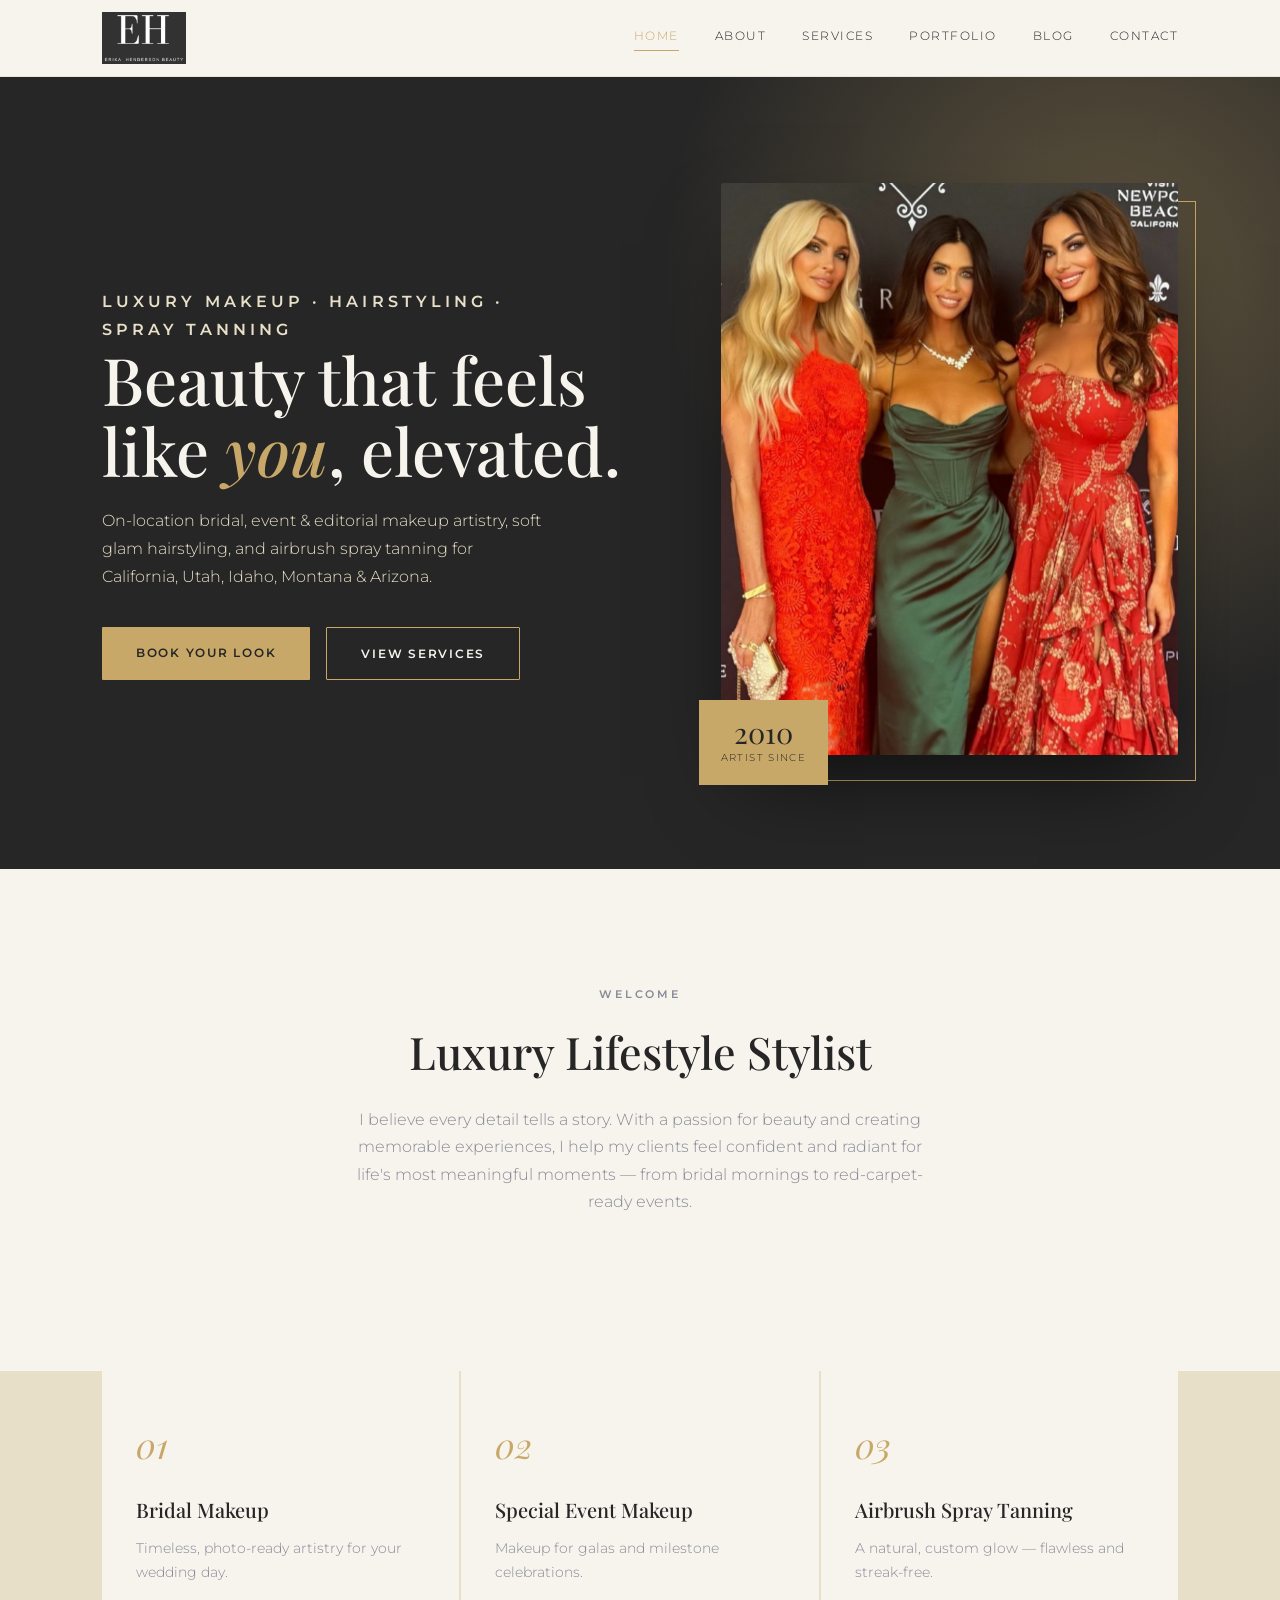
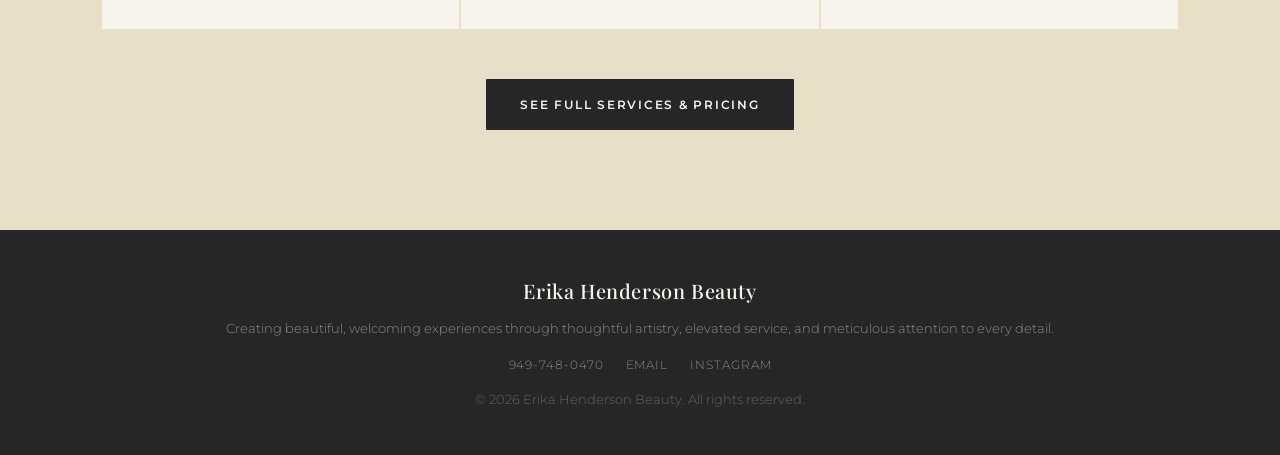
<file: index.html>
<!DOCTYPE html>
<html lang="en">
<head>
<meta charset="UTF-8">
<meta name="viewport" content="width=device-width, initial-scale=1.0">
<title>Erika Henderson Beauty | Luxury Makeup, Hairstyling & Spray Tanning</title>
<link rel="preconnect" href="https://fonts.googleapis.com">
<link href="https://fonts.googleapis.com/css2?family=Playfair+Display:ital,wght@0,400;0,500;0,600;1,400&family=Montserrat:wght@300;400;500;600&display=swap" rel="stylesheet">
<link rel="stylesheet" href="style.css">
</head>
<body>

<nav>
  <div class="wrap">
    <a href="index.html" class="brand"><img src="images/logo.png" alt="Erika Henderson Beauty" class="logo-img"></a>
    <div class="navlinks" id="navlinks">
      <a href="index.html" class="active">Home</a>
      <a href="about.html">About</a>
      <a href="services.html">Services</a>
      <a href="portfolio.html">Portfolio</a>
      <a href="blog.html">Blog</a>
      <a href="contact.html">Contact</a>
    </div>
    <button class="navtoggle" id="navtoggle">&#9776;</button>
  </div>
</nav>

<section class="hero">
  <div class="glow"></div>
  <div class="wrap">
    <div>
      <p class="eyebrow">Luxury Makeup &middot; Hairstyling &middot; Spray Tanning</p>
      <h1>Beauty that feels like <em>you</em>, elevated.</h1>
      <p>On-location bridal, event &amp; editorial makeup artistry, soft glam hairstyling, and airbrush spray tanning for California, Utah, Idaho, Montana &amp; Arizona.</p>
      <div style="margin-top:36px;display:flex;gap:16px;flex-wrap:wrap;">
        <a href="contact.html" class="btn">Book Your Look</a>
        <a href="services.html" class="btn outline">View Services</a>
      </div>
    </div>
    <div class="hero-portrait">
      <img src="images/hero-threewomen.jpg" alt="Erika Henderson Beauty clients">
      <div class="since"><div class="yr">2010</div><div class="lbl">Artist Since</div></div>
    </div>
  </div>
</section>

<section>
  <div class="wrap">
    <div class="section-head center">
      <p class="eyebrow">Welcome</p>
      <h2>Luxury Lifestyle Stylist</h2>
      <p>I believe every detail tells a story. With a passion for beauty and creating memorable experiences, I help my clients feel confident and radiant for life's most meaningful moments — from bridal mornings to red-carpet-ready events.</p>
    </div>
  </div>
</section>

<section style="background:var(--sand);padding-top:0;">
  <div class="wrap">
    <div class="sgrid" style="background:var(--sand);">
      <div class="card" style="background:var(--ivory);">
        <div class="ic">01</div>
        <h3>Bridal Makeup</h3>
        <p>Timeless, photo-ready artistry for your wedding day.</p>
      </div>
      <div class="card" style="background:var(--ivory);">
        <div class="ic">02</div>
        <h3>Special Event Makeup</h3>
        <p>Makeup for galas and milestone celebrations.</p>
      </div>
      <div class="card" style="background:var(--ivory);">
        <div class="ic">03</div>
        <h3>Airbrush Spray Tanning</h3>
        <p>A natural, custom glow &mdash; flawless and streak-free.</p>
      </div>
    </div>
    <div style="text-align:center;margin-top:50px;">
      <a href="services.html" class="btn dark">See Full Services &amp; Pricing</a>
    </div>
  </div>
</section>

<footer>
  <div class="wrap">
    <div class="brand serif">Erika Henderson Beauty</div>
    <div>Creating beautiful, welcoming experiences through thoughtful artistry, elevated service, and meticulous attention to every detail.</div>
    <div class="flinks">
      <a href="tel:9497480470">949-748-0470</a>
      <a href="mailto:Erika.HendersonBeauty@gmail.com">Email</a>
      <a href="https://instagram.com/Erika.HendersonBeauty" target="_blank">Instagram</a>
    </div>
    <div style="margin-top:14px;opacity:.6;">&copy; 2026 Erika Henderson Beauty. All rights reserved.</div>
  </div>
</footer>

<script>
  document.getElementById('navtoggle').addEventListener('click',function(){
    document.getElementById('navlinks').classList.toggle('open');
  });
</script>

</body>
</html>
</file>
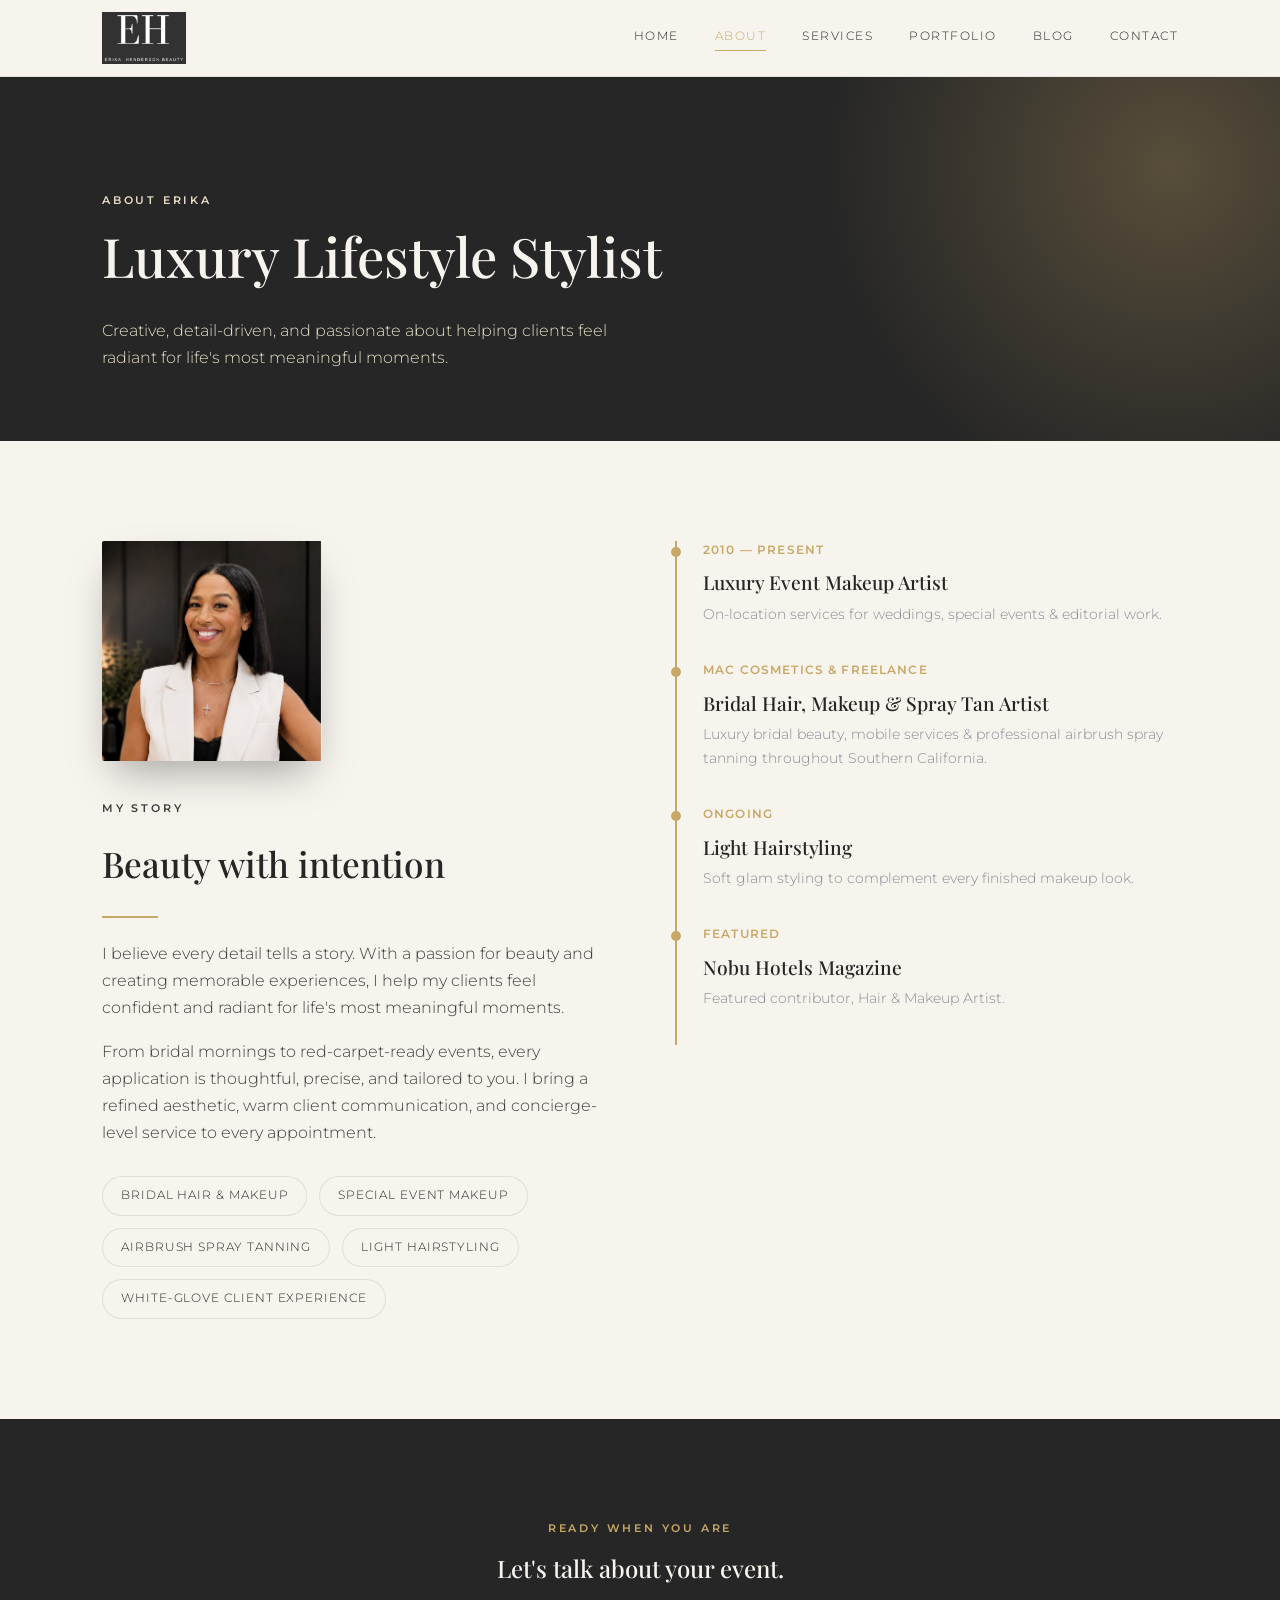
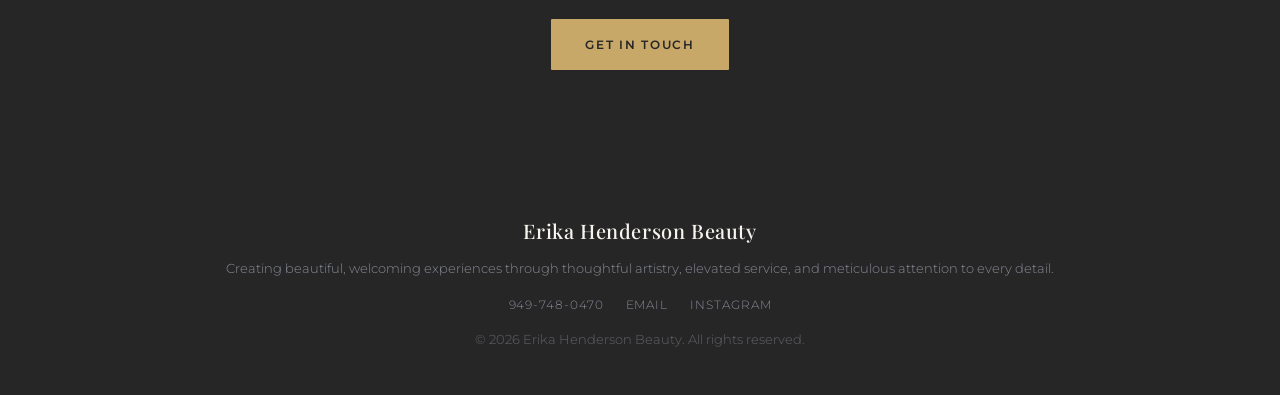
<file: about.html>
<!DOCTYPE html>
<html lang="en">
<head>
<meta charset="UTF-8">
<meta name="viewport" content="width=device-width, initial-scale=1.0">
<title>About | Erika Henderson Beauty</title>
<link rel="preconnect" href="https://fonts.googleapis.com">
<link href="https://fonts.googleapis.com/css2?family=Playfair+Display:ital,wght@0,400;0,500;0,600;1,400&family=Montserrat:wght@300;400;500;600&display=swap" rel="stylesheet">
<link rel="stylesheet" href="style.css">
</head>
<body>

<nav>
  <div class="wrap">
    <a href="index.html" class="brand"><img src="images/logo.png" alt="Erika Henderson Beauty" class="logo-img"></a>
    <div class="navlinks" id="navlinks">
      <a href="index.html">Home</a>
      <a href="about.html" class="active">About</a>
      <a href="services.html">Services</a>
      <a href="portfolio.html">Portfolio</a>
      <a href="blog.html">Blog</a>
      <a href="contact.html">Contact</a>
    </div>
    <button class="navtoggle" id="navtoggle">&#9776;</button>
  </div>
</nav>

<section class="pagehero">
  <div class="glow"></div>
  <div class="wrap">
    <p class="eyebrow">About Erika</p>
    <h1>Luxury Lifestyle Stylist</h1>
    <p>Creative, detail-driven, and passionate about helping clients feel radiant for life's most meaningful moments.</p>
  </div>
</section>

<section>
  <div class="wrap about-grid">
    <div>
      <div style="width:220px;margin-bottom:30px;">
        <img src="images/headshot.jpg" alt="Erika Henderson" style="width:100%;aspect-ratio:1/1;object-fit:cover;object-position:top center;border-radius:2px;box-shadow:0 20px 40px -12px rgba(0,0,0,.35);">
      </div>
      <p class="eyebrow">My Story</p>
      <h2 style="font-size:2.2rem;margin-top:10px;">Beauty with intention</h2>
      <div class="divider"></div>
      <p>I believe every detail tells a story. With a passion for beauty and creating memorable experiences, I help my clients feel confident and radiant for life's most meaningful moments.</p>
      <p>From bridal mornings to red-carpet-ready events, every application is thoughtful, precise, and tailored to you. I bring a refined aesthetic, warm client communication, and concierge-level service to every appointment.</p>
      <div class="pillrow">
        <span>Bridal Hair &amp; Makeup</span>
        <span>Special Event Makeup</span>
        <span>Airbrush Spray Tanning</span>
        <span>Light Hairstyling</span>
        <span>White-Glove Client Experience</span>
      </div>
    </div>
    <div class="timeline">
      <div class="item">
        <div class="yr">2010 — Present</div>
        <h3>Luxury Event Makeup Artist</h3>
        <p>On-location services for weddings, special events &amp; editorial work.</p>
      </div>
      <div class="item">
        <div class="yr">MAC Cosmetics &amp; Freelance</div>
        <h3>Bridal Hair, Makeup &amp; Spray Tan Artist</h3>
        <p>Luxury bridal beauty, mobile services &amp; professional airbrush spray tanning throughout Southern California.</p>
      </div>
      <div class="item">
        <div class="yr">Ongoing</div>
        <h3>Light Hairstyling</h3>
        <p>Soft glam styling to complement every finished makeup look.</p>
      </div>
      <div class="item">
        <div class="yr">Featured</div>
        <h3>Nobu Hotels Magazine</h3>
        <p>Featured contributor, Hair &amp; Makeup Artist.</p>
      </div>
    </div>
  </div>
</section>

<section style="background:var(--charcoal);color:var(--ivory);text-align:center;">
  <div class="wrap">
    <p class="eyebrow">Ready When You Are</p>
    <h2 style="color:var(--ivory);margin-top:10px;">Let's talk about your event.</h2>
    <a href="contact.html" class="btn" style="margin-top:30px;">Get In Touch</a>
  </div>
</section>

<footer>
  <div class="wrap">
    <div class="brand serif">Erika Henderson Beauty</div>
    <div>Creating beautiful, welcoming experiences through thoughtful artistry, elevated service, and meticulous attention to every detail.</div>
    <div class="flinks">
      <a href="tel:9497480470">949-748-0470</a>
      <a href="mailto:Erika.HendersonBeauty@gmail.com">Email</a>
      <a href="https://instagram.com/Erika.HendersonBeauty" target="_blank">Instagram</a>
    </div>
    <div style="margin-top:14px;opacity:.6;">&copy; 2026 Erika Henderson Beauty. All rights reserved.</div>
  </div>
</footer>

<script>
  document.getElementById('navtoggle').addEventListener('click',function(){
    document.getElementById('navlinks').classList.toggle('open');
  });
</script>

</body>
</html>
</file>
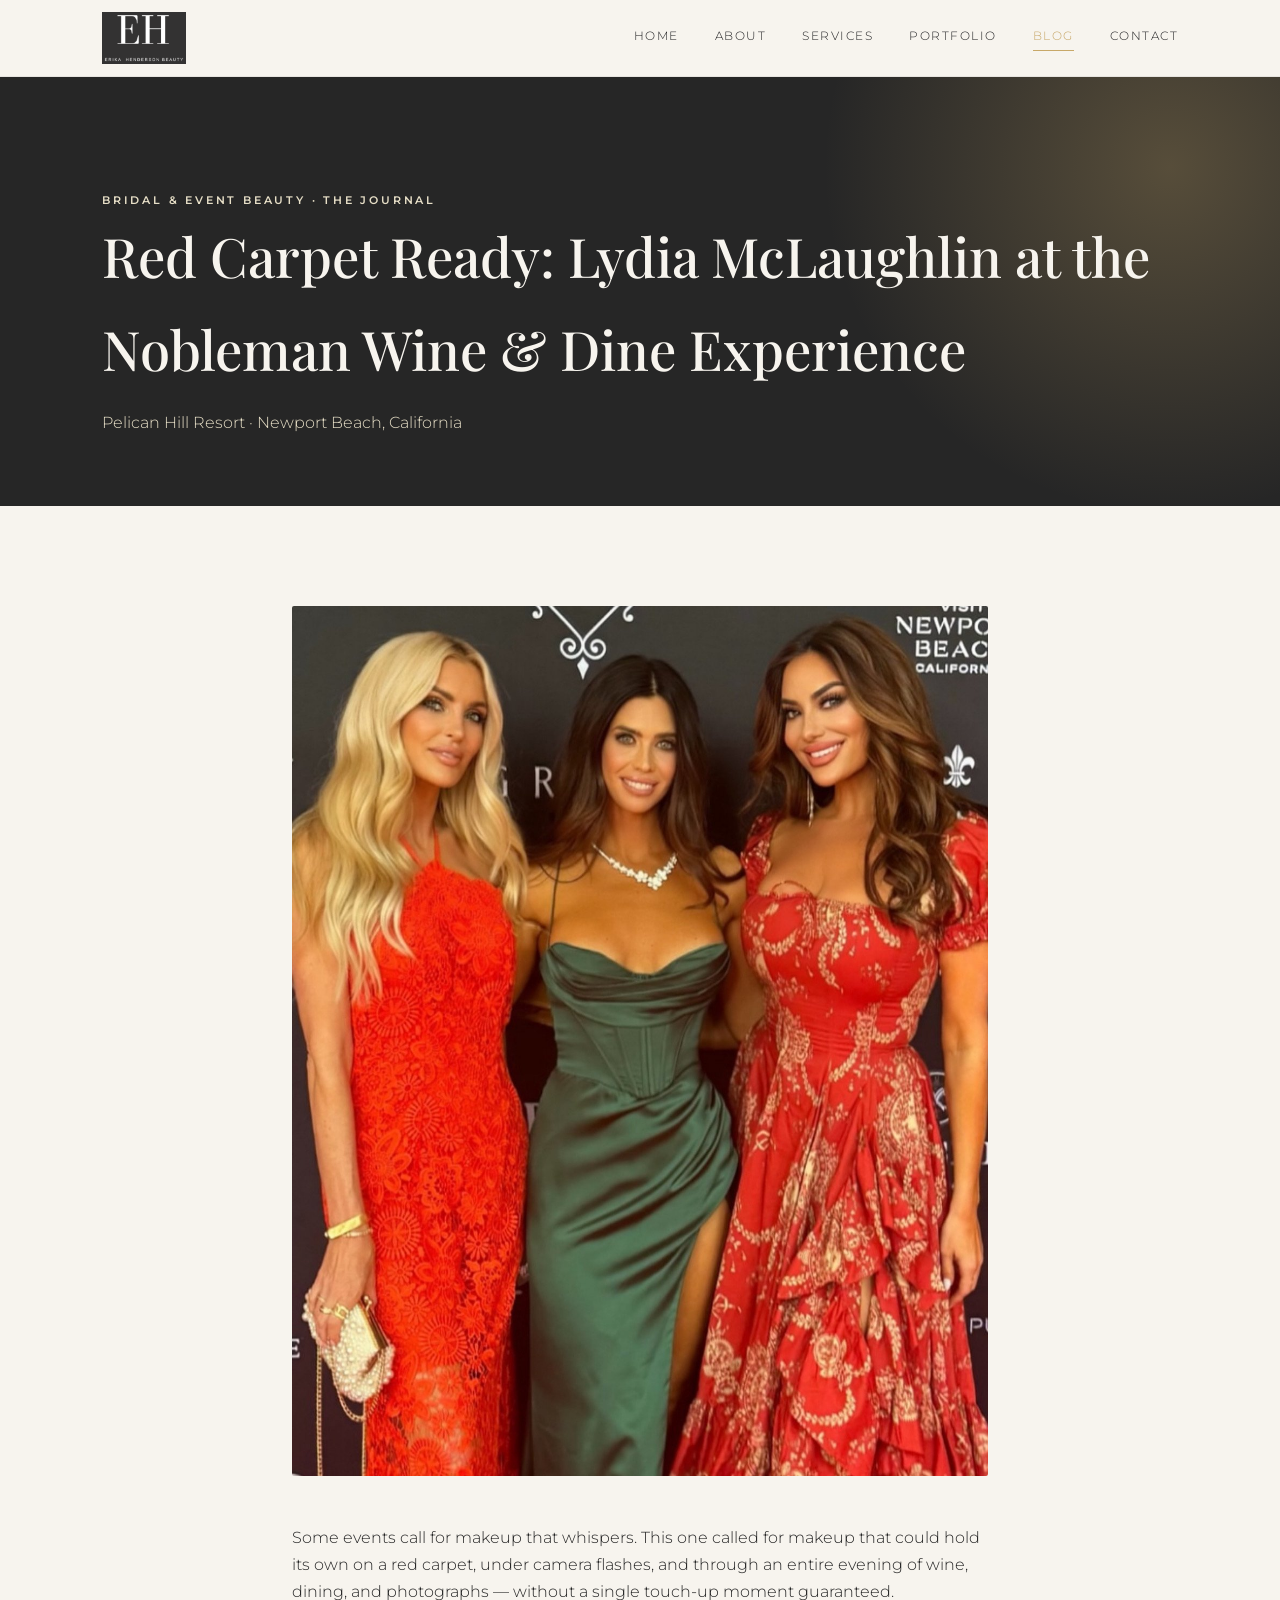
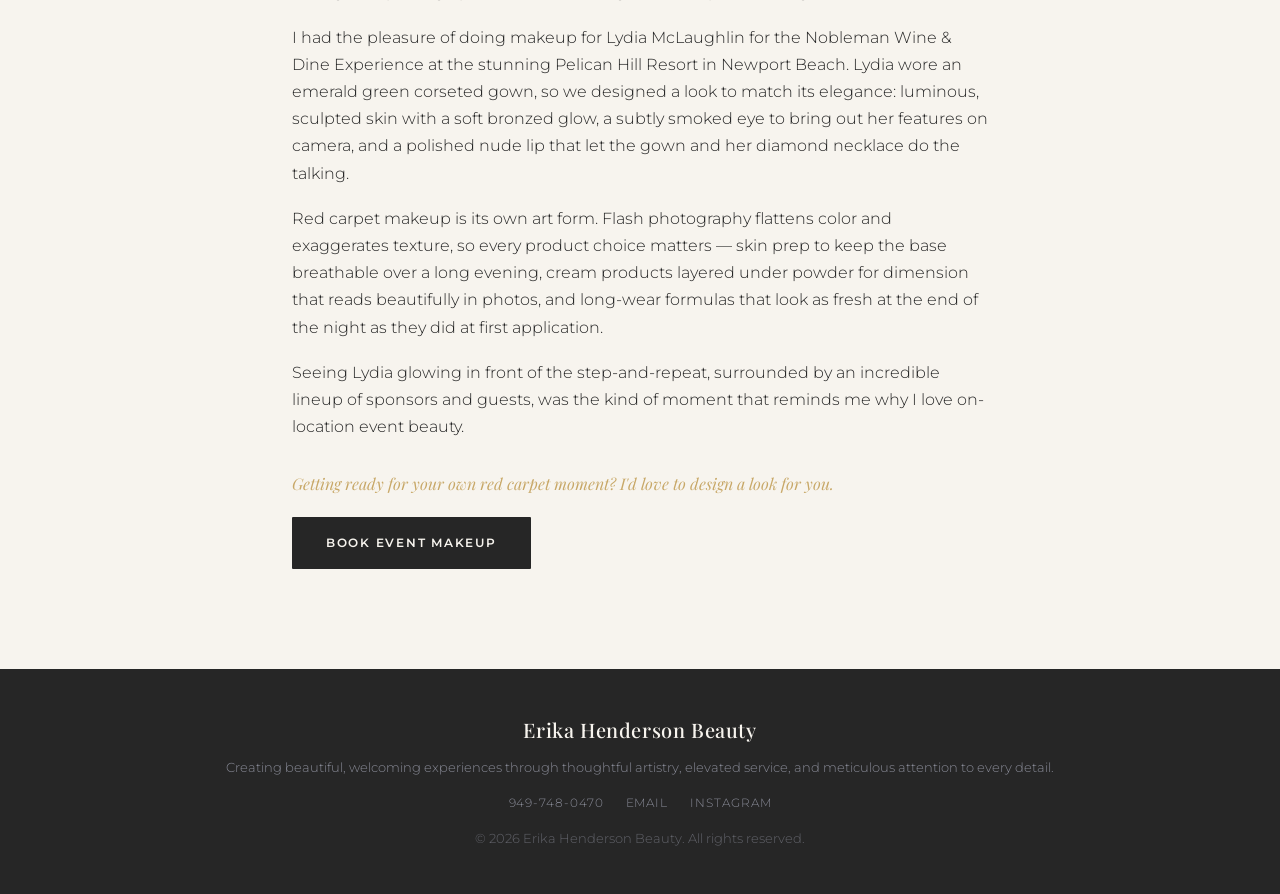
<file: blog-lydia-wine-dine.html>
<!DOCTYPE html>
<html lang="en">
<head>
<meta charset="UTF-8">
<meta name="viewport" content="width=device-width, initial-scale=1.0">
<title>Red Carpet Ready: Lydia McLaughlin at the Nobleman Wine &amp; Dine | Erika Henderson Beauty</title>
<link rel="preconnect" href="https://fonts.googleapis.com">
<link href="https://fonts.googleapis.com/css2?family=Playfair+Display:ital,wght@0,400;0,500;0,600;1,400&family=Montserrat:wght@300;400;500;600&display=swap" rel="stylesheet">
<link rel="stylesheet" href="style.css">
</head>
<body>

<nav>
  <div class="wrap">
    <a href="index.html" class="brand"><img src="images/logo.png" alt="Erika Henderson Beauty" class="logo-img"></a>
    <div class="navlinks" id="navlinks">
      <a href="index.html">Home</a>
      <a href="about.html">About</a>
      <a href="services.html">Services</a>
      <a href="portfolio.html">Portfolio</a>
      <a href="blog.html" class="active">Blog</a>
      <a href="contact.html">Contact</a>
    </div>
    <button class="navtoggle" id="navtoggle">&#9776;</button>
  </div>
</nav>

<section class="pagehero">
  <div class="glow"></div>
  <div class="wrap">
    <p class="eyebrow">Bridal &amp; Event Beauty &middot; The Journal</p>
    <h1>Red Carpet Ready: Lydia McLaughlin at the Nobleman Wine &amp; Dine Experience</h1>
    <p>Pelican Hill Resort &middot; Newport Beach, California</p>
  </div>
</section>

<section>
  <div class="wrap" style="max-width:760px;">
    <img src="images/hero-threewomen.jpg" alt="Lydia McLaughlin at the Nobleman Wine and Dine Experience" style="width:100%;border-radius:2px;margin-bottom:40px;">

    <p style="margin-bottom:18px;">Some events call for makeup that whispers. This one called for makeup that could hold its own on a red carpet, under camera flashes, and through an entire evening of wine, dining, and photographs &mdash; without a single touch-up moment guaranteed.</p>

    <p style="margin-bottom:18px;">I had the pleasure of doing makeup for Lydia McLaughlin for the Nobleman Wine &amp; Dine Experience at the stunning Pelican Hill Resort in Newport Beach. Lydia wore an emerald green corseted gown, so we designed a look to match its elegance: luminous, sculpted skin with a soft bronzed glow, a subtly smoked eye to bring out her features on camera, and a polished nude lip that let the gown and her diamond necklace do the talking.</p>

    <p style="margin-bottom:18px;">Red carpet makeup is its own art form. Flash photography flattens color and exaggerates texture, so every product choice matters &mdash; skin prep to keep the base breathable over a long evening, cream products layered under powder for dimension that reads beautifully in photos, and long-wear formulas that look as fresh at the end of the night as they did at first application.</p>

    <p style="margin-bottom:18px;">Seeing Lydia glowing in front of the step-and-repeat, surrounded by an incredible lineup of sponsors and guests, was the kind of moment that reminds me why I love on-location event beauty.</p>

    <p style="font-family:'Playfair Display',serif;font-style:italic;color:var(--gold);margin-top:30px;">Getting ready for your own red carpet moment? I'd love to design a look for you.</p>
    <a href="contact.html" class="btn dark" style="margin-top:20px;">Book Event Makeup</a>
  </div>
</section>

<footer>
  <div class="wrap">
    <div class="brand serif">Erika Henderson Beauty</div>
    <div>Creating beautiful, welcoming experiences through thoughtful artistry, elevated service, and meticulous attention to every detail.</div>
    <div class="flinks">
      <a href="tel:9497480470">949-748-0470</a>
      <a href="mailto:Erika.HendersonBeauty@gmail.com">Email</a>
      <a href="https://instagram.com/Erika.HendersonBeauty" target="_blank">Instagram</a>
    </div>
    <div style="margin-top:14px;opacity:.6;">&copy; 2026 Erika Henderson Beauty. All rights reserved.</div>
  </div>
</footer>

<script>
  document.getElementById('navtoggle').addEventListener('click',function(){
    document.getElementById('navlinks').classList.toggle('open');
  });
</script>

</body>
</html>
</file>
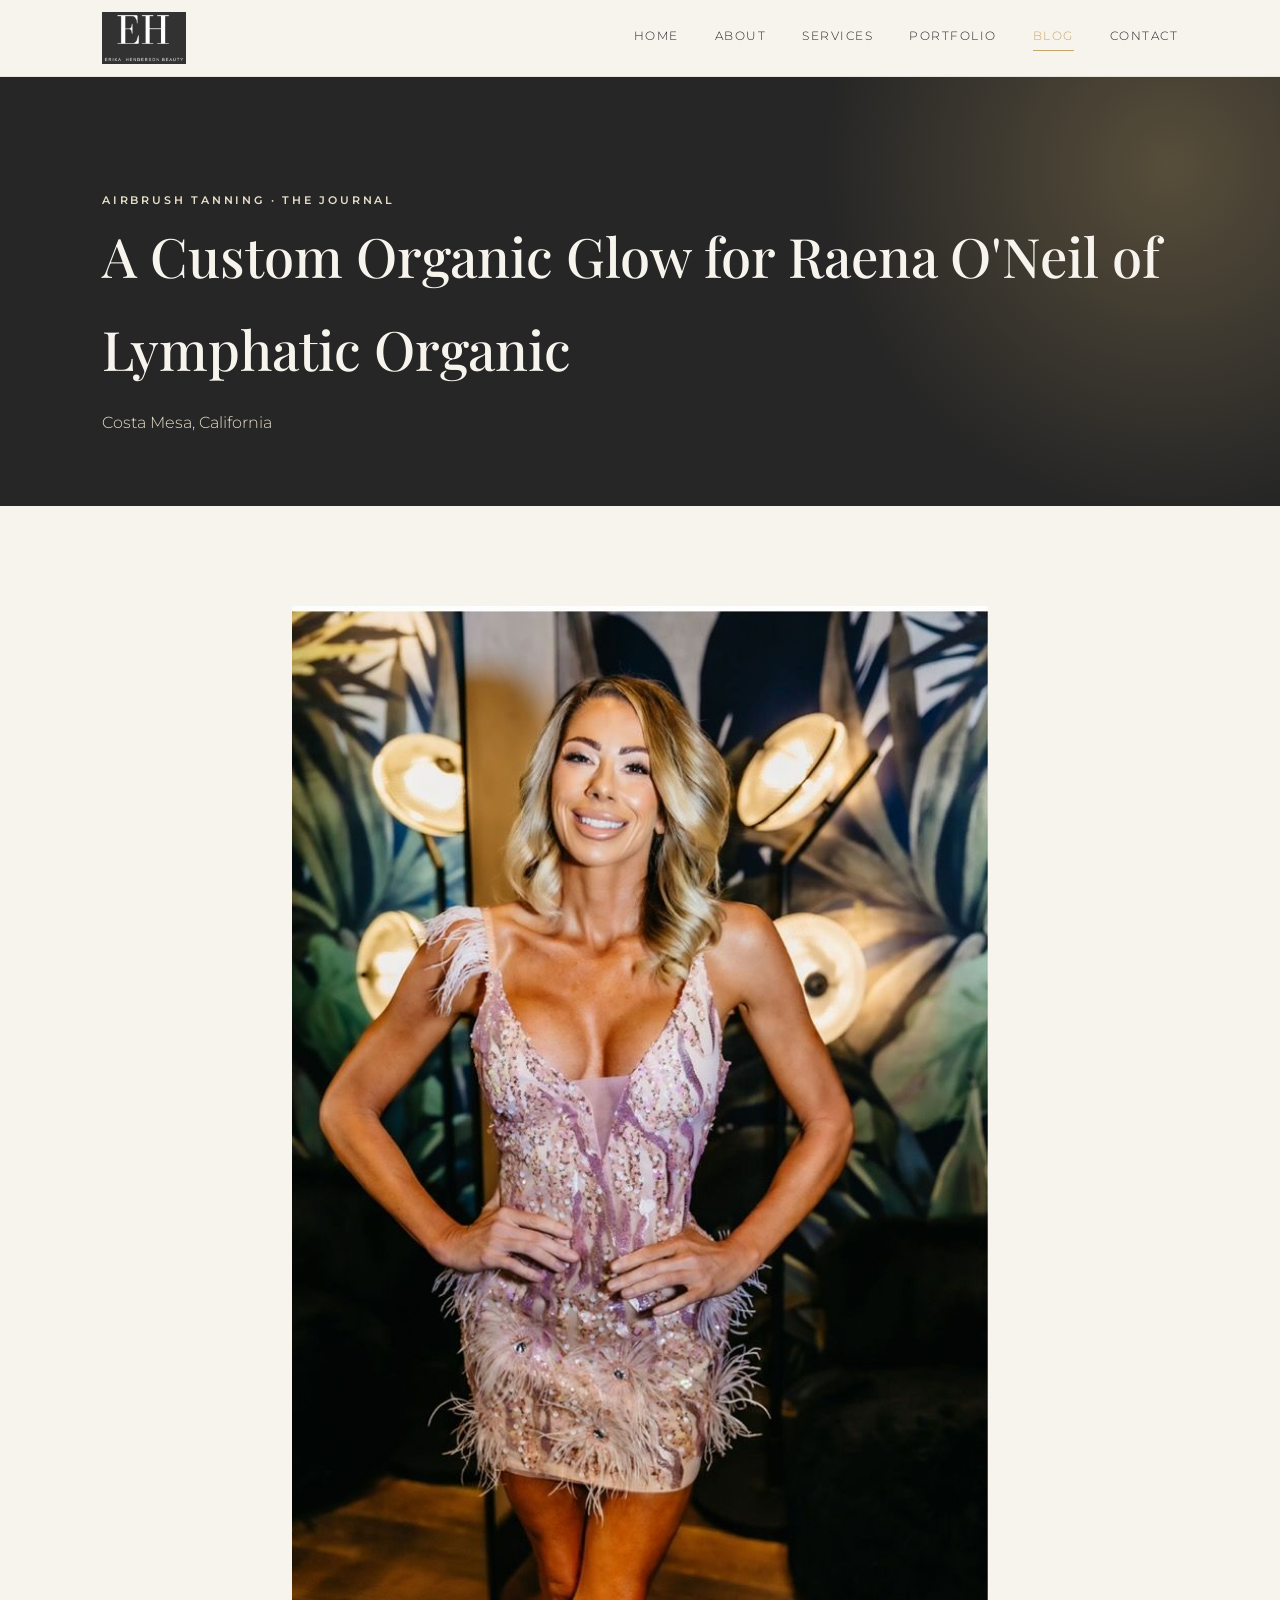
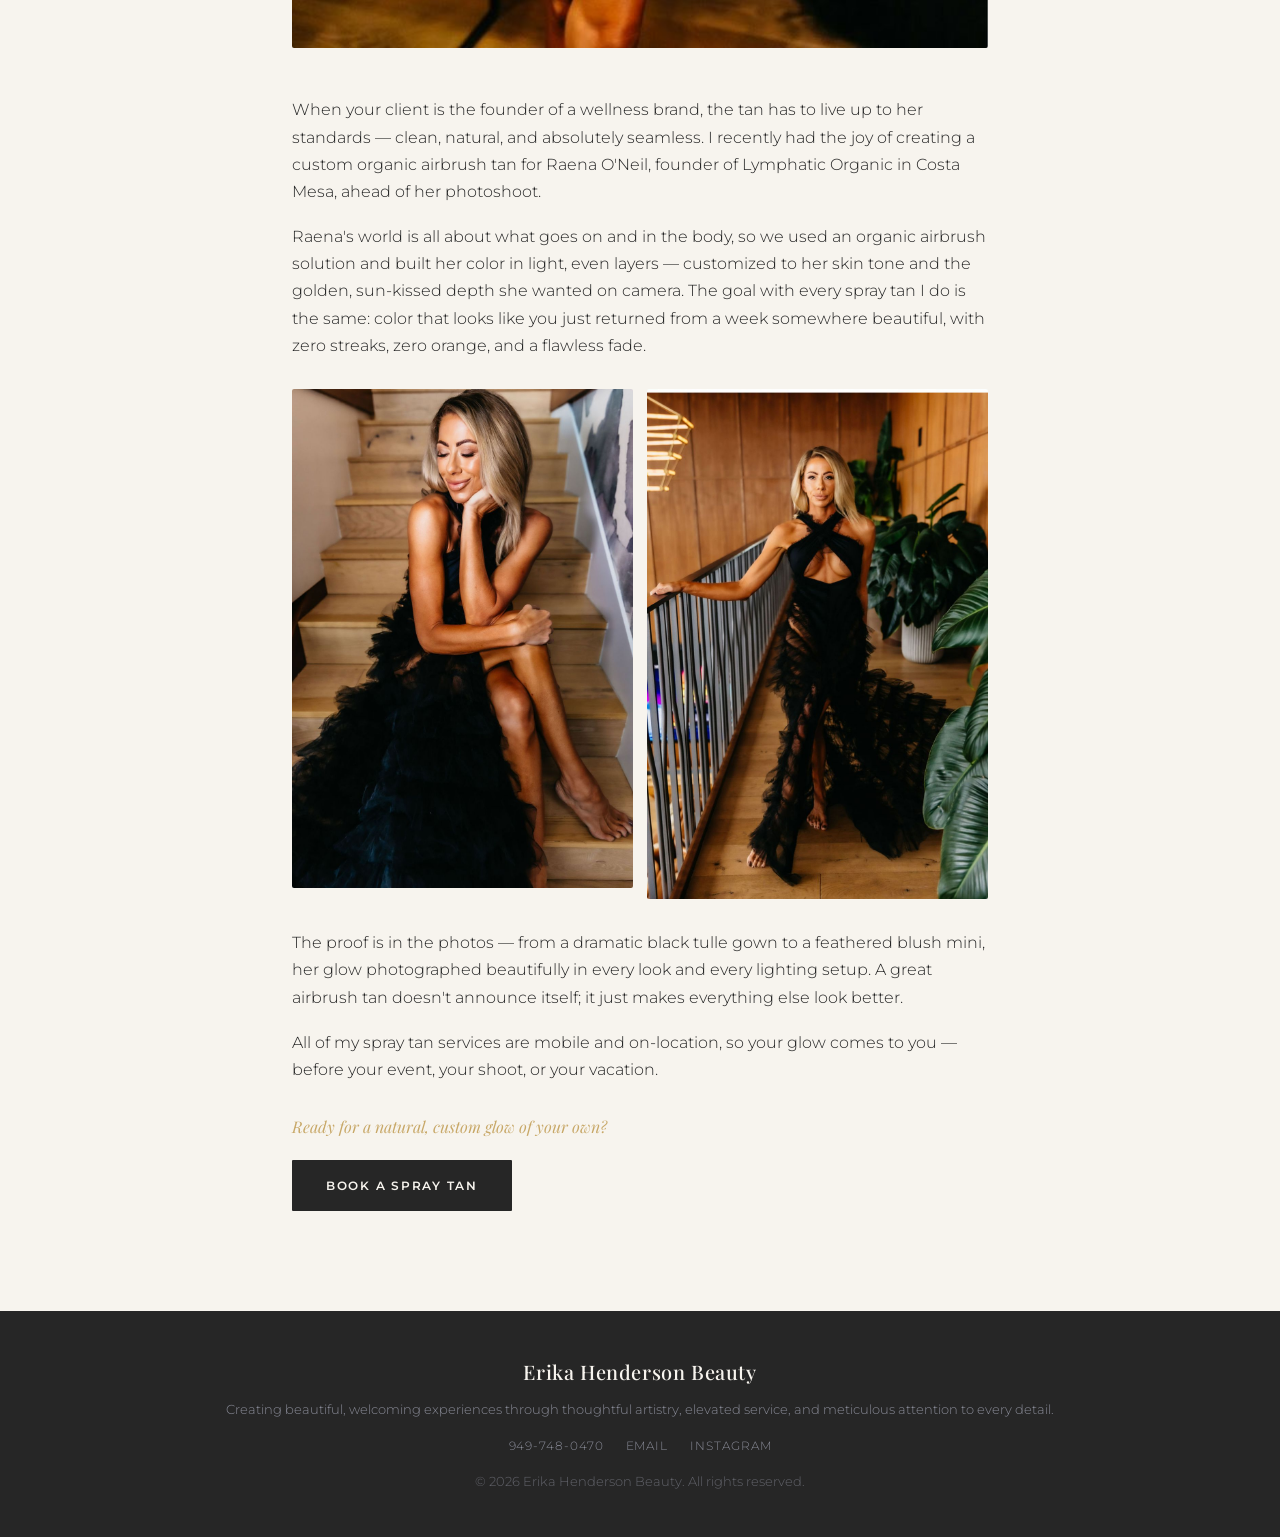
<file: blog-raena-organic-tan.html>
<!DOCTYPE html>
<html lang="en">
<head>
<meta charset="UTF-8">
<meta name="viewport" content="width=device-width, initial-scale=1.0">
<title>A Custom Organic Glow for Raena O'Neil of Lymphatic Organic | Erika Henderson Beauty</title>
<link rel="preconnect" href="https://fonts.googleapis.com">
<link href="https://fonts.googleapis.com/css2?family=Playfair+Display:ital,wght@0,400;0,500;0,600;1,400&family=Montserrat:wght@300;400;500;600&display=swap" rel="stylesheet">
<link rel="stylesheet" href="style.css">
</head>
<body>

<nav>
  <div class="wrap">
    <a href="index.html" class="brand"><img src="images/logo.png" alt="Erika Henderson Beauty" class="logo-img"></a>
    <div class="navlinks" id="navlinks">
      <a href="index.html">Home</a>
      <a href="about.html">About</a>
      <a href="services.html">Services</a>
      <a href="portfolio.html">Portfolio</a>
      <a href="blog.html" class="active">Blog</a>
      <a href="contact.html">Contact</a>
    </div>
    <button class="navtoggle" id="navtoggle">&#9776;</button>
  </div>
</nav>

<section class="pagehero">
  <div class="glow"></div>
  <div class="wrap">
    <p class="eyebrow">Airbrush Tanning &middot; The Journal</p>
    <h1>A Custom Organic Glow for Raena O'Neil of Lymphatic Organic</h1>
    <p>Costa Mesa, California</p>
  </div>
</section>

<section>
  <div class="wrap" style="max-width:760px;">
    <img src="images/blog-raena-1.jpg" alt="Raena O'Neil with a custom organic airbrush tan" style="width:100%;border-radius:2px;margin-bottom:40px;">

    <p style="margin-bottom:18px;">When your client is the founder of a wellness brand, the tan has to live up to her standards &mdash; clean, natural, and absolutely seamless. I recently had the joy of creating a custom organic airbrush tan for Raena O'Neil, founder of Lymphatic Organic in Costa Mesa, ahead of her photoshoot.</p>

    <p style="margin-bottom:18px;">Raena's world is all about what goes on and in the body, so we used an organic airbrush solution and built her color in light, even layers &mdash; customized to her skin tone and the golden, sun-kissed depth she wanted on camera. The goal with every spray tan I do is the same: color that looks like you just returned from a week somewhere beautiful, with zero streaks, zero orange, and a flawless fade.</p>

    <div style="display:grid;grid-template-columns:1fr 1fr;gap:14px;margin:30px 0;">
      <img src="images/blog-raena-2.jpg" alt="Raena O'Neil photoshoot look" style="width:100%;border-radius:2px;">
      <img src="images/blog-raena-3.jpg" alt="Raena O'Neil in black gown with airbrush tan" style="width:100%;border-radius:2px;">
    </div>

    <p style="margin-bottom:18px;">The proof is in the photos &mdash; from a dramatic black tulle gown to a feathered blush mini, her glow photographed beautifully in every look and every lighting setup. A great airbrush tan doesn't announce itself; it just makes everything else look better.</p>

    <p style="margin-bottom:18px;">All of my spray tan services are mobile and on-location, so your glow comes to you &mdash; before your event, your shoot, or your vacation.</p>

    <p style="font-family:'Playfair Display',serif;font-style:italic;color:var(--gold);margin-top:30px;">Ready for a natural, custom glow of your own?</p>
    <a href="contact.html" class="btn dark" style="margin-top:20px;">Book a Spray Tan</a>
  </div>
</section>

<footer>
  <div class="wrap">
    <div class="brand serif">Erika Henderson Beauty</div>
    <div>Creating beautiful, welcoming experiences through thoughtful artistry, elevated service, and meticulous attention to every detail.</div>
    <div class="flinks">
      <a href="tel:9497480470">949-748-0470</a>
      <a href="mailto:Erika.HendersonBeauty@gmail.com">Email</a>
      <a href="https://instagram.com/Erika.HendersonBeauty" target="_blank">Instagram</a>
    </div>
    <div style="margin-top:14px;opacity:.6;">&copy; 2026 Erika Henderson Beauty. All rights reserved.</div>
  </div>
</footer>

<script>
  document.getElementById('navtoggle').addEventListener('click',function(){
    document.getElementById('navlinks').classList.toggle('open');
  });
</script>

</body>
</html>
</file>
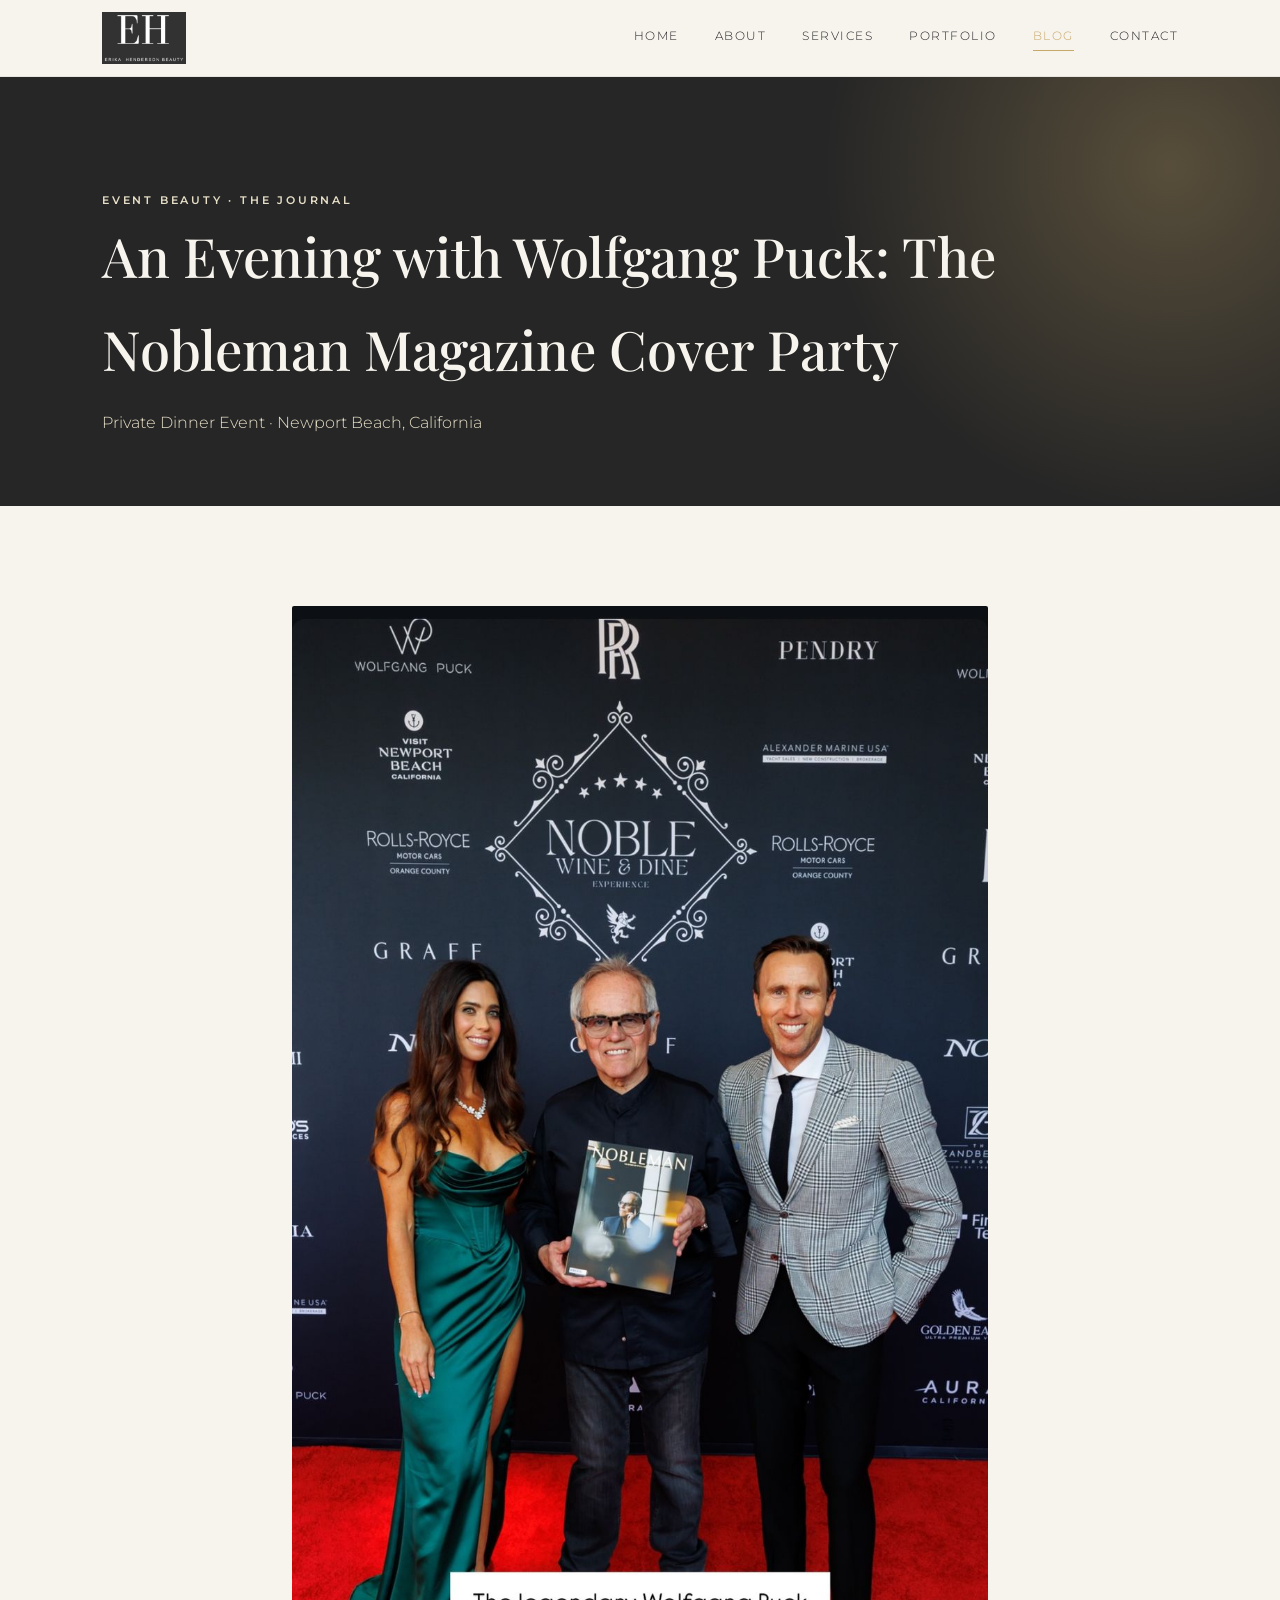
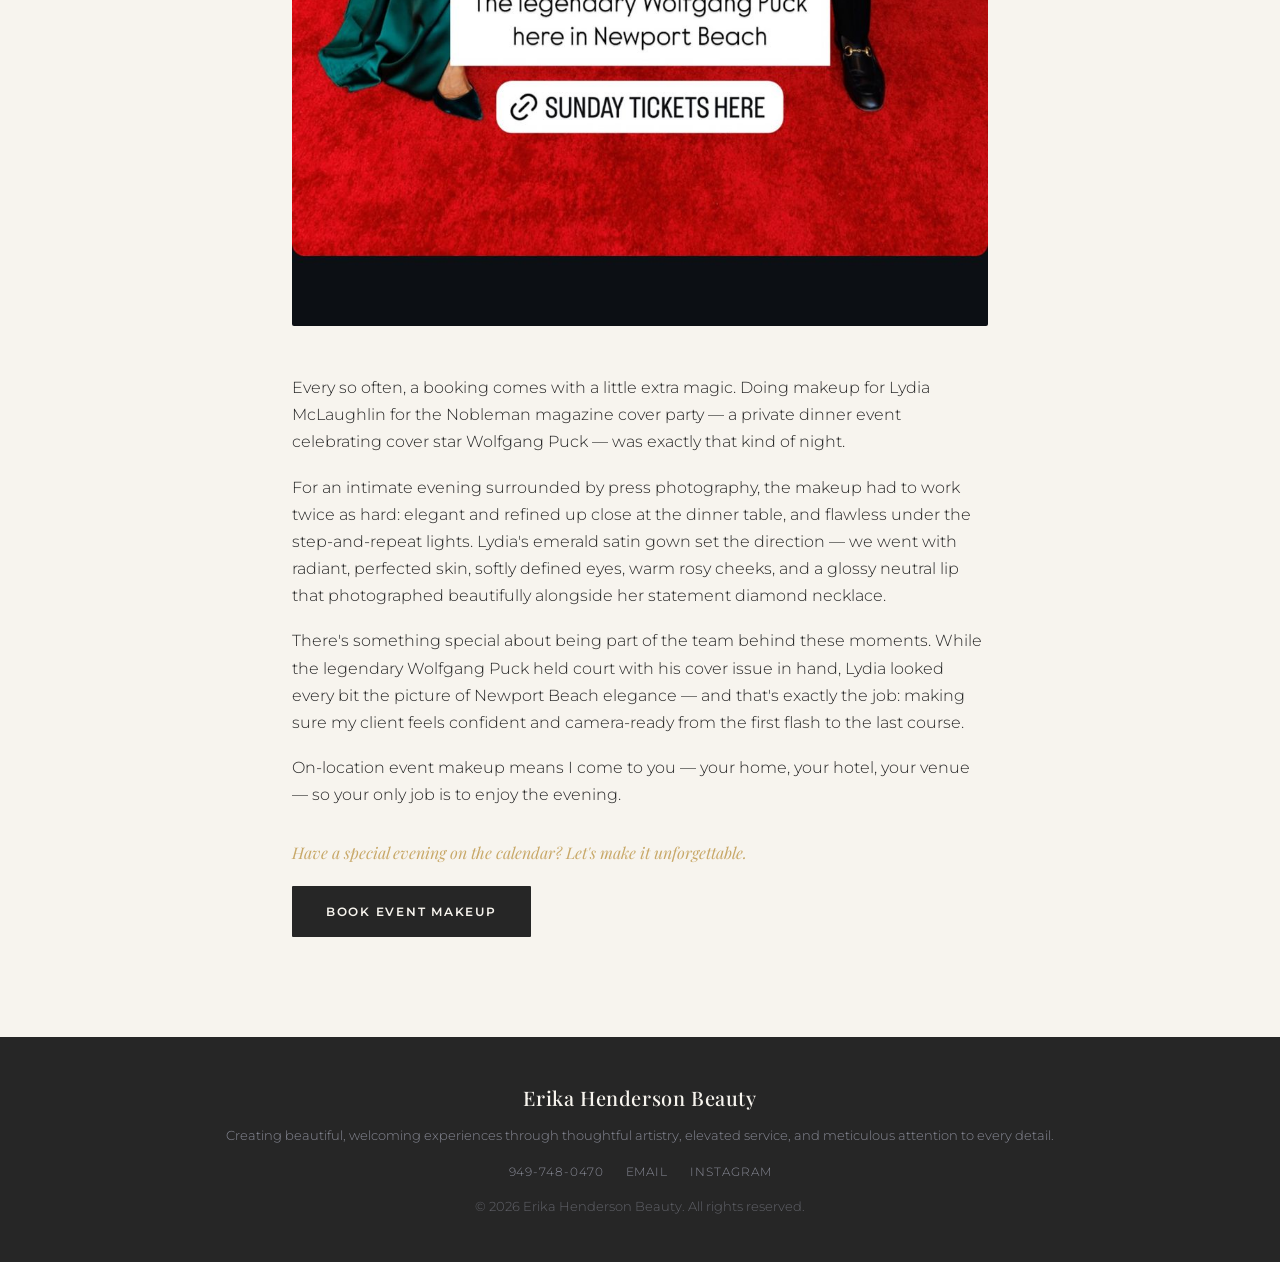
<file: blog-wolfgang-puck-party.html>
<!DOCTYPE html>
<html lang="en">
<head>
<meta charset="UTF-8">
<meta name="viewport" content="width=device-width, initial-scale=1.0">
<title>An Evening with Wolfgang Puck: The Nobleman Cover Party | Erika Henderson Beauty</title>
<link rel="preconnect" href="https://fonts.googleapis.com">
<link href="https://fonts.googleapis.com/css2?family=Playfair+Display:ital,wght@0,400;0,500;0,600;1,400&family=Montserrat:wght@300;400;500;600&display=swap" rel="stylesheet">
<link rel="stylesheet" href="style.css">
</head>
<body>

<nav>
  <div class="wrap">
    <a href="index.html" class="brand"><img src="images/logo.png" alt="Erika Henderson Beauty" class="logo-img"></a>
    <div class="navlinks" id="navlinks">
      <a href="index.html">Home</a>
      <a href="about.html">About</a>
      <a href="services.html">Services</a>
      <a href="portfolio.html">Portfolio</a>
      <a href="blog.html" class="active">Blog</a>
      <a href="contact.html">Contact</a>
    </div>
    <button class="navtoggle" id="navtoggle">&#9776;</button>
  </div>
</nav>

<section class="pagehero">
  <div class="glow"></div>
  <div class="wrap">
    <p class="eyebrow">Event Beauty &middot; The Journal</p>
    <h1>An Evening with Wolfgang Puck: The Nobleman Magazine Cover Party</h1>
    <p>Private Dinner Event &middot; Newport Beach, California</p>
  </div>
</section>

<section>
  <div class="wrap" style="max-width:760px;">
    <img src="images/blog-wolfgang.jpg" alt="Lydia McLaughlin with Wolfgang Puck at the Nobleman magazine cover party" style="width:100%;border-radius:2px;margin-bottom:40px;">

    <p style="margin-bottom:18px;">Every so often, a booking comes with a little extra magic. Doing makeup for Lydia McLaughlin for the Nobleman magazine cover party &mdash; a private dinner event celebrating cover star Wolfgang Puck &mdash; was exactly that kind of night.</p>

    <p style="margin-bottom:18px;">For an intimate evening surrounded by press photography, the makeup had to work twice as hard: elegant and refined up close at the dinner table, and flawless under the step-and-repeat lights. Lydia's emerald satin gown set the direction &mdash; we went with radiant, perfected skin, softly defined eyes, warm rosy cheeks, and a glossy neutral lip that photographed beautifully alongside her statement diamond necklace.</p>

    <p style="margin-bottom:18px;">There's something special about being part of the team behind these moments. While the legendary Wolfgang Puck held court with his cover issue in hand, Lydia looked every bit the picture of Newport Beach elegance &mdash; and that's exactly the job: making sure my client feels confident and camera-ready from the first flash to the last course.</p>

    <p style="margin-bottom:18px;">On-location event makeup means I come to you &mdash; your home, your hotel, your venue &mdash; so your only job is to enjoy the evening.</p>

    <p style="font-family:'Playfair Display',serif;font-style:italic;color:var(--gold);margin-top:30px;">Have a special evening on the calendar? Let's make it unforgettable.</p>
    <a href="contact.html" class="btn dark" style="margin-top:20px;">Book Event Makeup</a>
  </div>
</section>

<footer>
  <div class="wrap">
    <div class="brand serif">Erika Henderson Beauty</div>
    <div>Creating beautiful, welcoming experiences through thoughtful artistry, elevated service, and meticulous attention to every detail.</div>
    <div class="flinks">
      <a href="tel:9497480470">949-748-0470</a>
      <a href="mailto:Erika.HendersonBeauty@gmail.com">Email</a>
      <a href="https://instagram.com/Erika.HendersonBeauty" target="_blank">Instagram</a>
    </div>
    <div style="margin-top:14px;opacity:.6;">&copy; 2026 Erika Henderson Beauty. All rights reserved.</div>
  </div>
</footer>

<script>
  document.getElementById('navtoggle').addEventListener('click',function(){
    document.getElementById('navlinks').classList.toggle('open');
  });
</script>

</body>
</html>
</file>
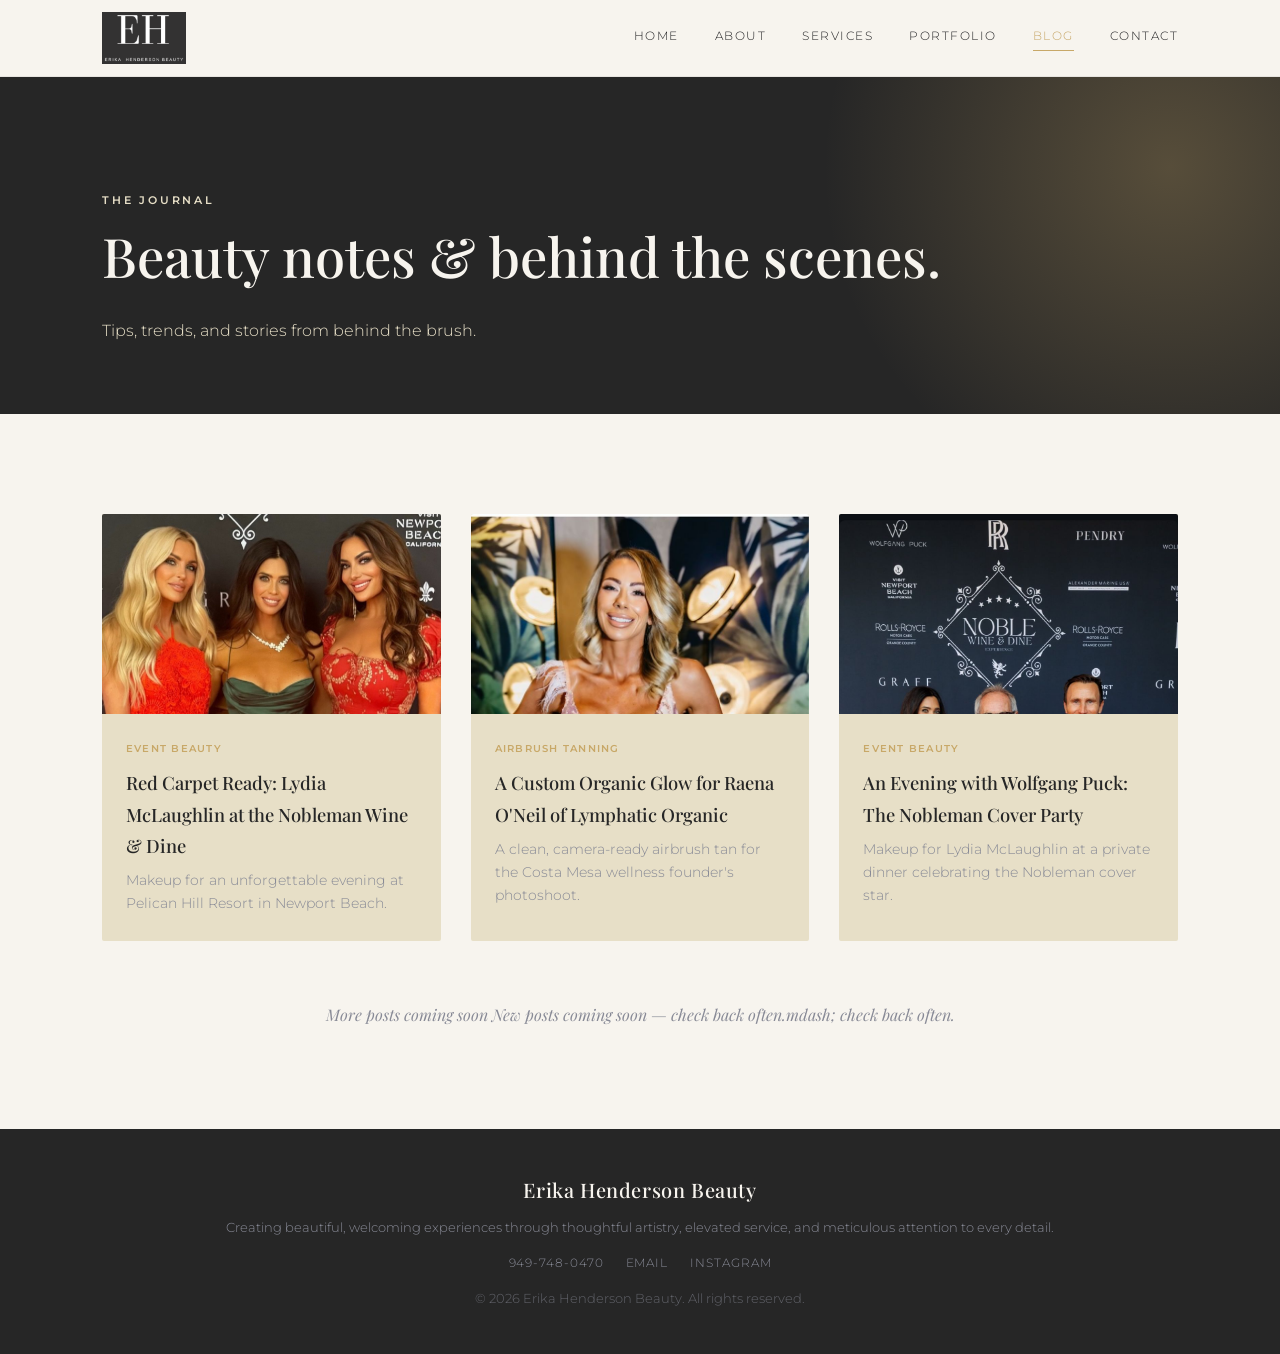
<file: blog.html>
<!DOCTYPE html>
<html lang="en">
<head>
<meta charset="UTF-8">
<meta name="viewport" content="width=device-width, initial-scale=1.0">
<title>Blog | Erika Henderson Beauty</title>
<link rel="preconnect" href="https://fonts.googleapis.com">
<link href="https://fonts.googleapis.com/css2?family=Playfair+Display:ital,wght@0,400;0,500;0,600;1,400&family=Montserrat:wght@300;400;500;600&display=swap" rel="stylesheet">
<link rel="stylesheet" href="style.css">
</head>
<body>

<nav>
  <div class="wrap">
    <a href="index.html" class="brand"><img src="images/logo.png" alt="Erika Henderson Beauty" class="logo-img"></a>
    <div class="navlinks" id="navlinks">
      <a href="index.html">Home</a>
      <a href="about.html">About</a>
      <a href="services.html">Services</a>
      <a href="portfolio.html">Portfolio</a>
      <a href="blog.html" class="active">Blog</a>
      <a href="contact.html">Contact</a>
    </div>
    <button class="navtoggle" id="navtoggle">&#9776;</button>
  </div>
</nav>

<section class="pagehero">
  <div class="glow"></div>
  <div class="wrap">
    <p class="eyebrow">The Journal</p>
    <h1>Beauty notes &amp; behind the scenes.</h1>
    <p>Tips, trends, and stories from behind the brush.</p>
  </div>
</section>

<section>
  <div class="wrap">
    <div class="bloggrid">

      <a href="blog-lydia-wine-dine.html" class="blogcard">
        <div style="height:200px;overflow:hidden;"><img src="images/hero-threewomen.jpg" alt="Lydia McLaughlin at the Nobleman Wine and Dine" style="width:100%;height:100%;object-fit:cover;object-position:top;"></div>
        <div class="body">
          <p class="tag">Event Beauty</p>
          <h3>Red Carpet Ready: Lydia McLaughlin at the Nobleman Wine &amp; Dine</h3>
          <p>Makeup for an unforgettable evening at Pelican Hill Resort in Newport Beach.</p>
        </div>
      </a>

      <a href="blog-raena-organic-tan.html" class="blogcard">
        <div style="height:200px;overflow:hidden;"><img src="images/blog-raena-1.jpg" alt="Raena O'Neil custom organic airbrush tan" style="width:100%;height:100%;object-fit:cover;object-position:top;"></div>
        <div class="body">
          <p class="tag">Airbrush Tanning</p>
          <h3>A Custom Organic Glow for Raena O'Neil of Lymphatic Organic</h3>
          <p>A clean, camera-ready airbrush tan for the Costa Mesa wellness founder's photoshoot.</p>
        </div>
      </a>

      <a href="blog-wolfgang-puck-party.html" class="blogcard">
        <div style="height:200px;overflow:hidden;"><img src="images/blog-wolfgang.jpg" alt="Nobleman magazine cover party with Wolfgang Puck" style="width:100%;height:100%;object-fit:cover;object-position:top;"></div>
        <div class="body">
          <p class="tag">Event Beauty</p>
          <h3>An Evening with Wolfgang Puck: The Nobleman Cover Party</h3>
          <p>Makeup for Lydia McLaughlin at a private dinner celebrating the Nobleman cover star.</p>
        </div>
      </a>

    </div>

    <div style="text-align:center;margin-top:60px;color:var(--taupe);font-style:italic;font-family:'Playfair Display',serif;">
      More posts coming soon       New posts coming soon &mdash; check back often.mdash; check back often.
    </div>
  </div>
</section>

<footer>
  <div class="wrap">
    <div class="brand serif">Erika Henderson Beauty</div>
    <div>Creating beautiful, welcoming experiences through thoughtful artistry, elevated service, and meticulous attention to every detail.</div>
    <div class="flinks">
      <a href="tel:9497480470">949-748-0470</a>
      <a href="mailto:Erika.HendersonBeauty@gmail.com">Email</a>
      <a href="https://instagram.com/Erika.HendersonBeauty" target="_blank">Instagram</a>
    </div>
    <div style="margin-top:14px;opacity:.6;">&copy; 2026 Erika Henderson Beauty. All rights reserved.</div>
  </div>
</footer>

<script>
  document.getElementById('navtoggle').addEventListener('click',function(){
    document.getElementById('navlinks').classList.toggle('open');
  });
</script>

</body>
</html>
</file>
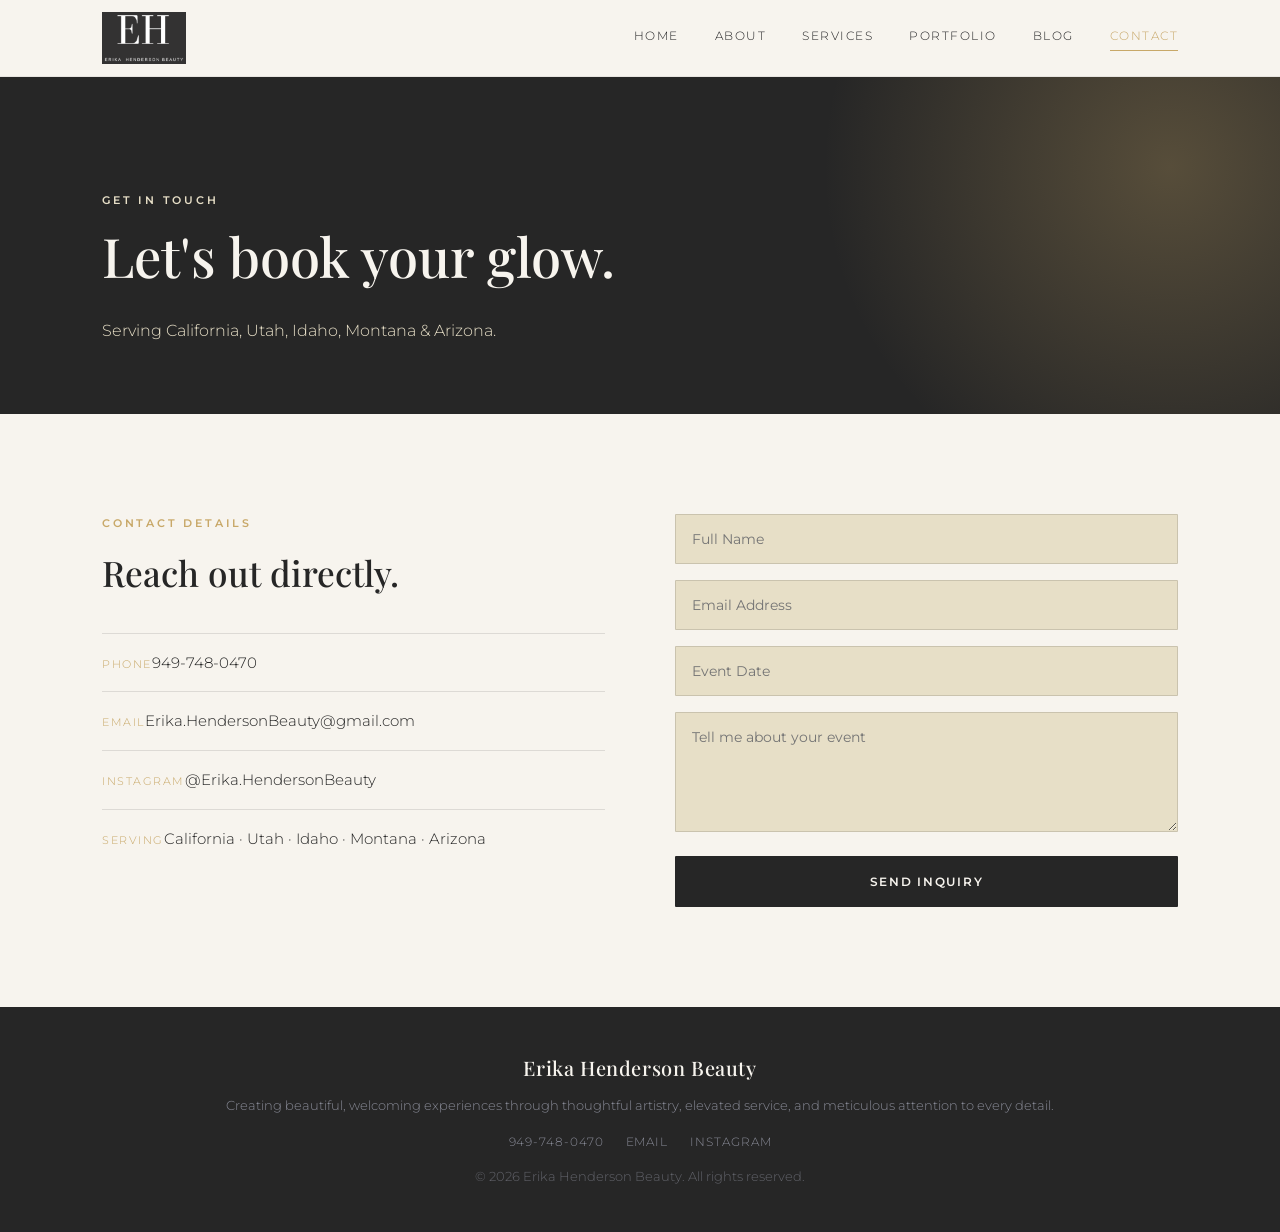
<file: contact.html>
<!DOCTYPE html>
<html lang="en">
<head>
<meta charset="UTF-8">
<meta name="viewport" content="width=device-width, initial-scale=1.0">
<title>Contact | Erika Henderson Beauty</title>
<link rel="preconnect" href="https://fonts.googleapis.com">
<link href="https://fonts.googleapis.com/css2?family=Playfair+Display:ital,wght@0,400;0,500;0,600;1,400&family=Montserrat:wght@300;400;500;600&display=swap" rel="stylesheet">
<link rel="stylesheet" href="style.css">
</head>
<body>

<nav>
  <div class="wrap">
    <a href="index.html" class="brand"><img src="images/logo.png" alt="Erika Henderson Beauty" class="logo-img"></a>
    <div class="navlinks" id="navlinks">
      <a href="index.html">Home</a>
      <a href="about.html">About</a>
      <a href="services.html">Services</a>
      <a href="portfolio.html">Portfolio</a>
      <a href="blog.html">Blog</a>
      <a href="contact.html" class="active">Contact</a>
    </div>
    <button class="navtoggle" id="navtoggle">&#9776;</button>
  </div>
</nav>

<section class="pagehero">
  <div class="glow"></div>
  <div class="wrap">
    <p class="eyebrow">Get In Touch</p>
    <h1>Let's book your glow.</h1>
    <p>Serving California, Utah, Idaho, Montana &amp; Arizona.</p>
  </div>
</section>

<section>
  <div class="wrap contact-grid">
    <div>
      <p class="eyebrow">Contact Details</p>
      <h2 style="font-size:2.2rem;margin-top:10px;">Reach out directly.</h2>
      <div class="contact-list">
        <a href="tel:9497480470"><span class="label">Phone</span>949-748-0470</a>
        <a href="mailto:Erika.HendersonBeauty@gmail.com"><span class="label">Email</span>Erika.HendersonBeauty@gmail.com</a>
        <a href="https://instagram.com/Erika.HendersonBeauty" target="_blank"><span class="label">Instagram</span>@Erika.HendersonBeauty</a>
        <div><span class="label">Serving</span>California · Utah · Idaho · Montana · Arizona</div>
      </div>
    </div>
    <div class="contact-form">
      <input type="text" placeholder="Full Name">
      <input type="email" placeholder="Email Address">
      <input type="text" placeholder="Event Date">
      <textarea placeholder="Tell me about your event"></textarea>
      <a href="mailto:Erika.HendersonBeauty@gmail.com" class="btn dark" style="width:100%;text-align:center;">Send Inquiry</a>
    </div>
  </div>
</section>

<footer>
  <div class="wrap">
    <div class="brand serif">Erika Henderson Beauty</div>
    <div>Creating beautiful, welcoming experiences through thoughtful artistry, elevated service, and meticulous attention to every detail.</div>
    <div class="flinks">
      <a href="tel:9497480470">949-748-0470</a>
      <a href="mailto:Erika.HendersonBeauty@gmail.com">Email</a>
      <a href="https://instagram.com/Erika.HendersonBeauty" target="_blank">Instagram</a>
    </div>
    <div style="margin-top:14px;opacity:.6;">&copy; 2026 Erika Henderson Beauty. All rights reserved.</div>
  </div>
</footer>

<script>
  document.getElementById('navtoggle').addEventListener('click',function(){
    document.getElementById('navlinks').classList.toggle('open');
  });
</script>

</body>
</html>
</file>
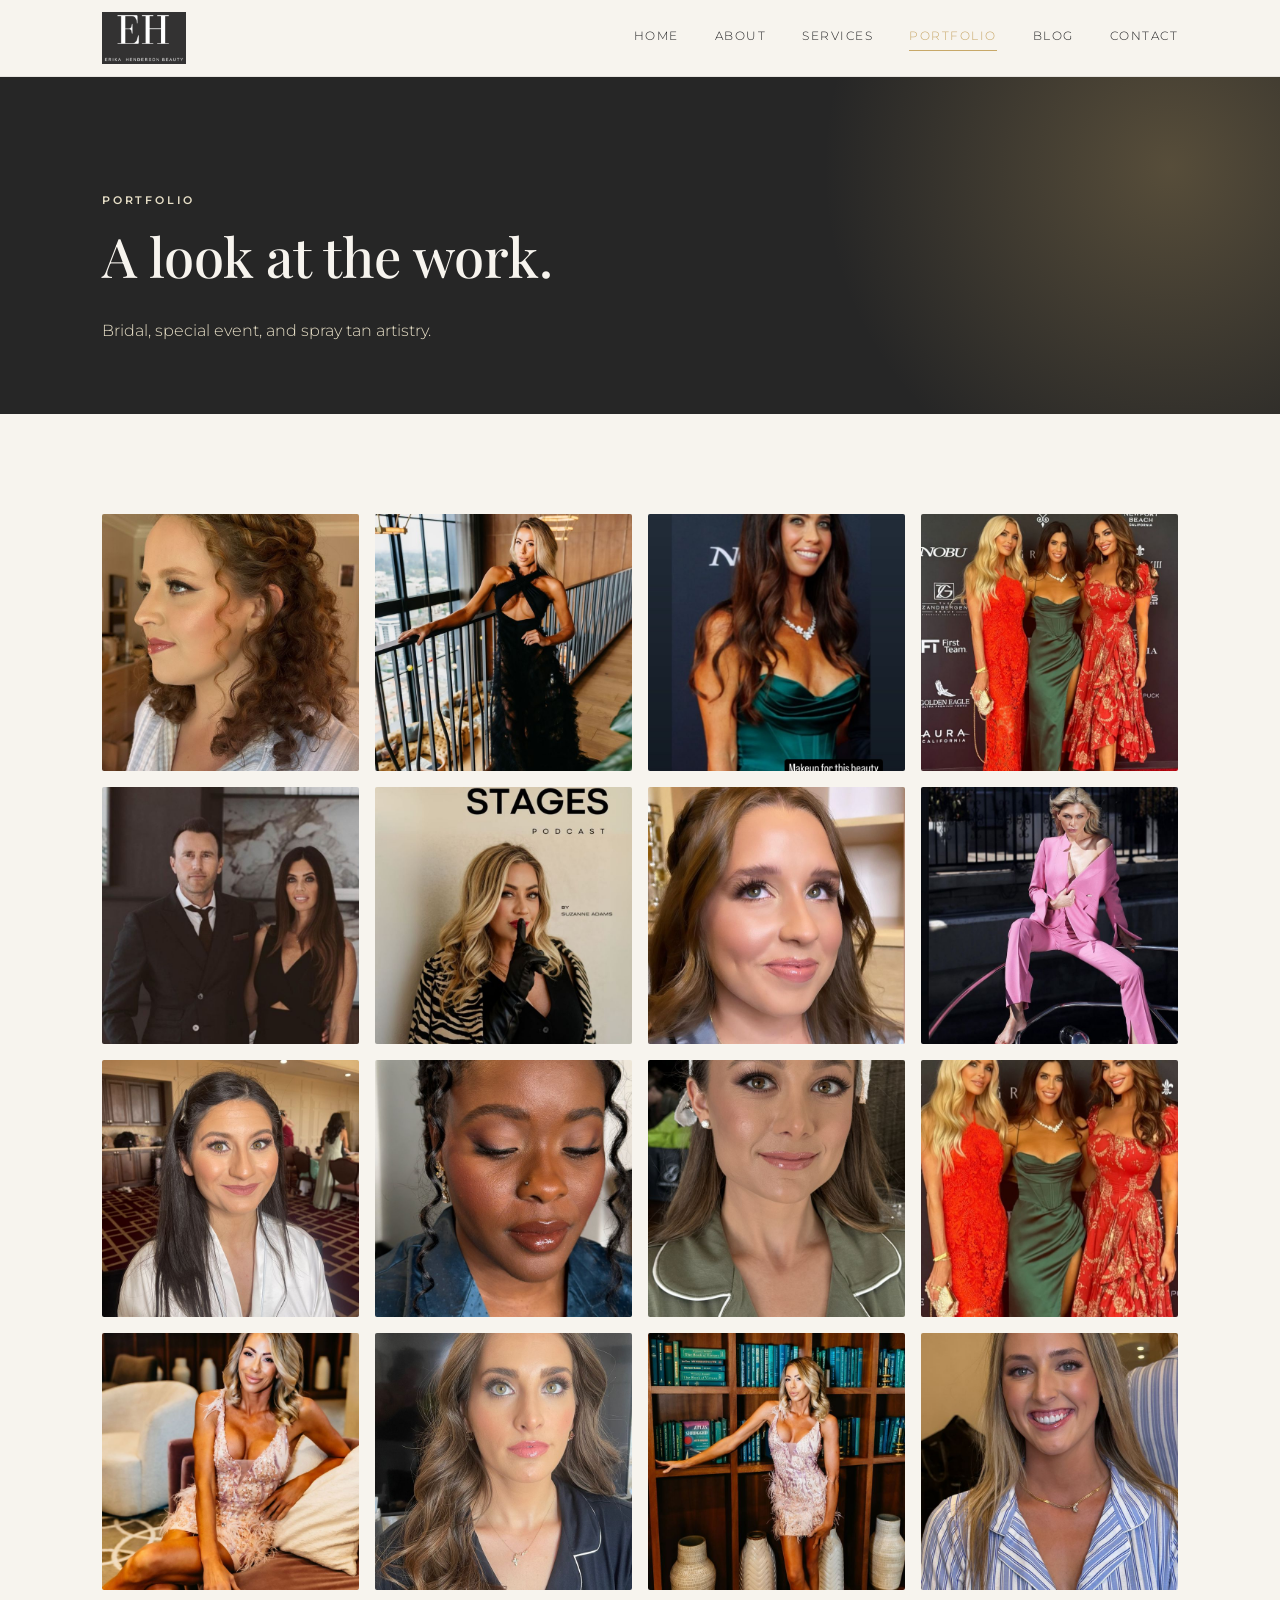
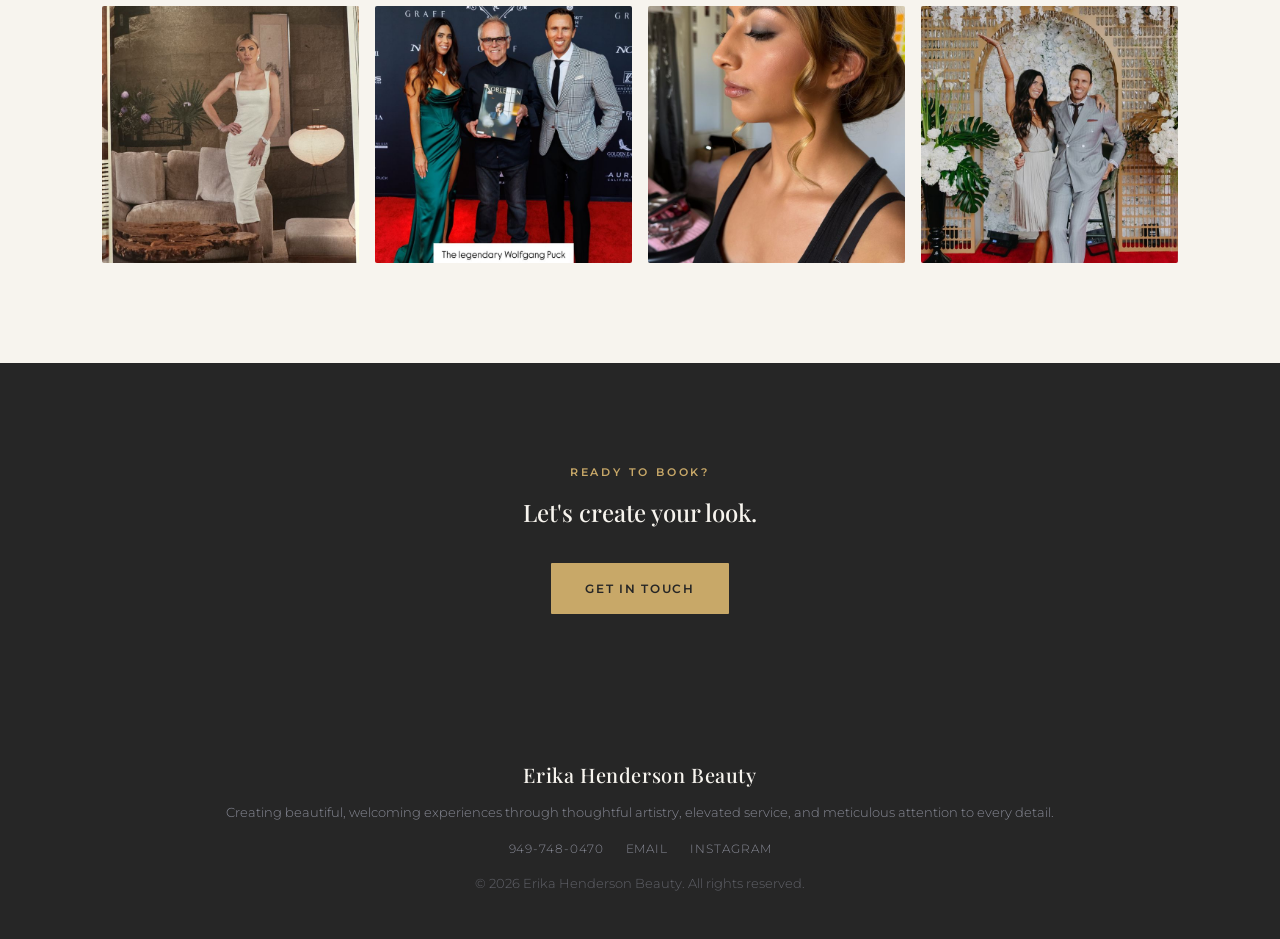
<file: portfolio.html>
<!DOCTYPE html>
<html lang="en">
<head>
<meta charset="UTF-8">
<meta name="viewport" content="width=device-width, initial-scale=1.0">
<title>Portfolio | Erika Henderson Beauty</title>
<link rel="preconnect" href="https://fonts.googleapis.com">
<link href="https://fonts.googleapis.com/css2?family=Playfair+Display:ital,wght@0,400;0,500;0,600;1,400&family=Montserrat:wght@300;400;500;600&display=swap" rel="stylesheet">
<link rel="stylesheet" href="style.css">
</head>
<body>

<nav>
  <div class="wrap">
    <a href="index.html" class="brand"><img src="images/logo.png" alt="Erika Henderson Beauty" class="logo-img"></a>
    <div class="navlinks" id="navlinks">
      <a href="index.html">Home</a>
      <a href="about.html">About</a>
      <a href="services.html">Services</a>
      <a href="portfolio.html" class="active">Portfolio</a>
      <a href="blog.html">Blog</a>
      <a href="contact.html">Contact</a>
    </div>
    <button class="navtoggle" id="navtoggle">&#9776;</button>
  </div>
</nav>

<section class="pagehero">
  <div class="glow"></div>
  <div class="wrap">
    <p class="eyebrow">Portfolio</p>
    <h1>A look at the work.</h1>
    <p>Bridal, special event, and spray tan artistry.</p>
  </div>
</section>

<section>
  <div class="wrap">
    <div class="portfoliogrid">
      <img src="images/portfolio-01.jpg" alt="Erika Henderson Beauty portfolio photo 1" style="width:100%;aspect-ratio:1/1;object-fit:cover;border-radius:2px;">
      <img src="images/portfolio-02.jpg" alt="Erika Henderson Beauty portfolio photo 2" style="width:100%;aspect-ratio:1/1;object-fit:cover;border-radius:2px;">
      <img src="images/portfolio-03.jpg" alt="Erika Henderson Beauty portfolio photo 3" style="width:100%;aspect-ratio:1/1;object-fit:cover;border-radius:2px;">
      <img src="images/portfolio-04.jpg" alt="Erika Henderson Beauty portfolio photo 4" style="width:100%;aspect-ratio:1/1;object-fit:cover;border-radius:2px;">
      <img src="images/portfolio-05.jpg" alt="Erika Henderson Beauty portfolio photo 5" style="width:100%;aspect-ratio:1/1;object-fit:cover;border-radius:2px;">
      <img src="images/portfolio-06.jpg" alt="Erika Henderson Beauty portfolio photo 6" style="width:100%;aspect-ratio:1/1;object-fit:cover;border-radius:2px;">
      <img src="images/portfolio-07.jpg" alt="Erika Henderson Beauty portfolio photo 7" style="width:100%;aspect-ratio:1/1;object-fit:cover;border-radius:2px;">
      <img src="images/portfolio-08.jpg" alt="Erika Henderson Beauty portfolio photo 8" style="width:100%;aspect-ratio:1/1;object-fit:cover;border-radius:2px;">
      <img src="images/portfolio-09.jpg" alt="Erika Henderson Beauty portfolio photo 9" style="width:100%;aspect-ratio:1/1;object-fit:cover;border-radius:2px;">
      <img src="images/portfolio-10.jpg" alt="Erika Henderson Beauty portfolio photo 10" style="width:100%;aspect-ratio:1/1;object-fit:cover;border-radius:2px;">
      <img src="images/portfolio-11.jpg" alt="Erika Henderson Beauty portfolio photo 11" style="width:100%;aspect-ratio:1/1;object-fit:cover;border-radius:2px;">
      <img src="images/portfolio-12.jpg" alt="Erika Henderson Beauty portfolio photo 12" style="width:100%;aspect-ratio:1/1;object-fit:cover;border-radius:2px;">
      <img src="images/portfolio-13.jpg" alt="Erika Henderson Beauty portfolio photo 13" style="width:100%;aspect-ratio:1/1;object-fit:cover;border-radius:2px;">
      <img src="images/portfolio-14.jpg" alt="Erika Henderson Beauty portfolio photo 14" style="width:100%;aspect-ratio:1/1;object-fit:cover;border-radius:2px;">
      <img src="images/portfolio-15.jpg" alt="Erika Henderson Beauty portfolio photo 15" style="width:100%;aspect-ratio:1/1;object-fit:cover;border-radius:2px;">
      <img src="images/portfolio-16.jpg" alt="Erika Henderson Beauty portfolio photo 16" style="width:100%;aspect-ratio:1/1;object-fit:cover;border-radius:2px;">
      <img src="images/portfolio-17.jpg" alt="Erika Henderson Beauty portfolio photo 17" style="width:100%;aspect-ratio:1/1;object-fit:cover;border-radius:2px;">
      <img src="images/portfolio-18.jpg" alt="Erika Henderson Beauty portfolio photo 18" style="width:100%;aspect-ratio:1/1;object-fit:cover;border-radius:2px;">
      <img src="images/portfolio-19.jpg" alt="Erika Henderson Beauty portfolio photo 19" style="width:100%;aspect-ratio:1/1;object-fit:cover;border-radius:2px;">
      <img src="images/portfolio-20.jpg" alt="Erika Henderson Beauty portfolio photo 20" style="width:100%;aspect-ratio:1/1;object-fit:cover;border-radius:2px;">
    </div>
  </div>
</section>

<section style="background:var(--charcoal);color:var(--ivory);text-align:center;">
  <div class="wrap">
    <p class="eyebrow">Ready to Book?</p>
    <h2 style="color:var(--ivory);margin-top:10px;">Let's create your look.</h2>
    <a href="contact.html" class="btn" style="margin-top:30px;">Get In Touch</a>
  </div>
</section>

<footer>
  <div class="wrap">
    <div class="brand serif">Erika Henderson Beauty</div>
    <div>Creating beautiful, welcoming experiences through thoughtful artistry, elevated service, and meticulous attention to every detail.</div>
    <div class="flinks">
      <a href="tel:9497480470">949-748-0470</a>
      <a href="mailto:Erika.HendersonBeauty@gmail.com">Email</a>
      <a href="https://instagram.com/Erika.HendersonBeauty" target="_blank">Instagram</a>
    </div>
    <div style="margin-top:14px;opacity:.6;">&copy; 2026 Erika Henderson Beauty. All rights reserved.</div>
  </div>
</footer>

<script>
  document.getElementById('navtoggle').addEventListener('click',function(){
    document.getElementById('navlinks').classList.toggle('open');
  });
</script>

</body>
</html>
</file>
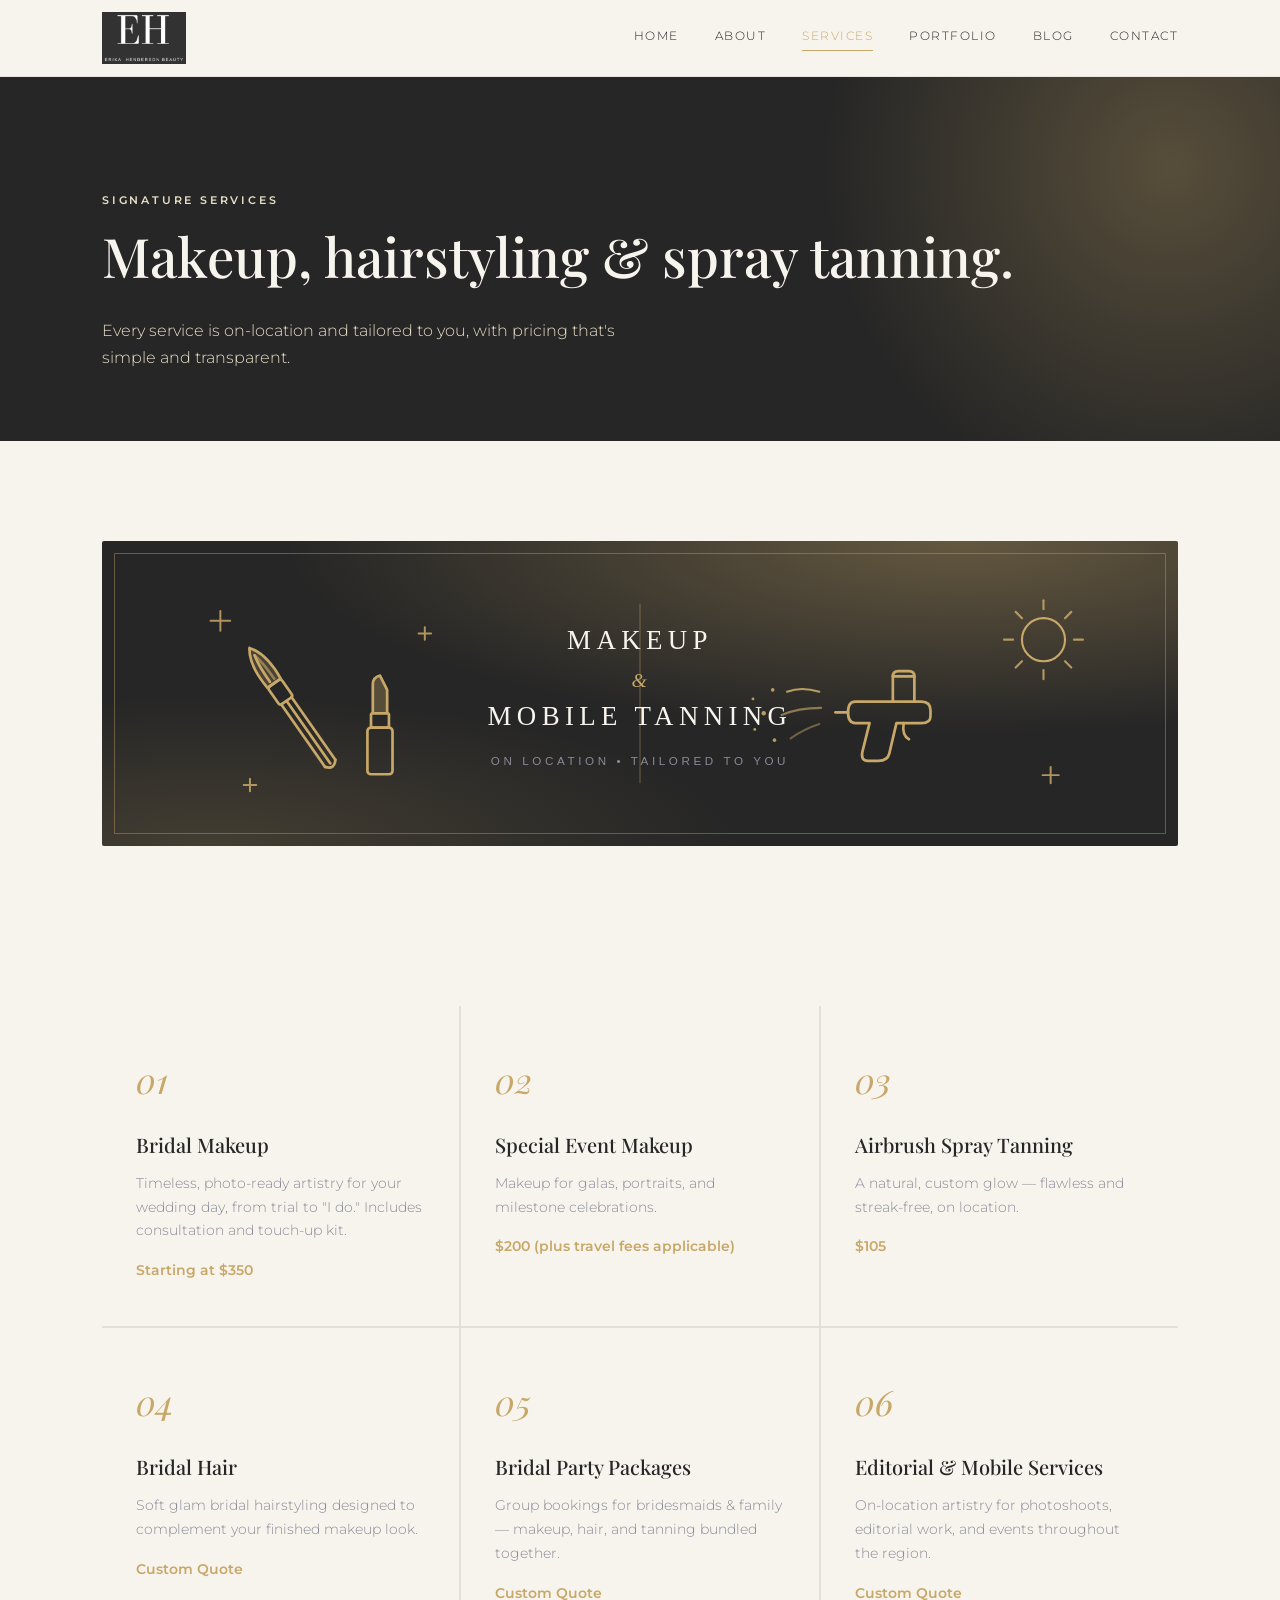
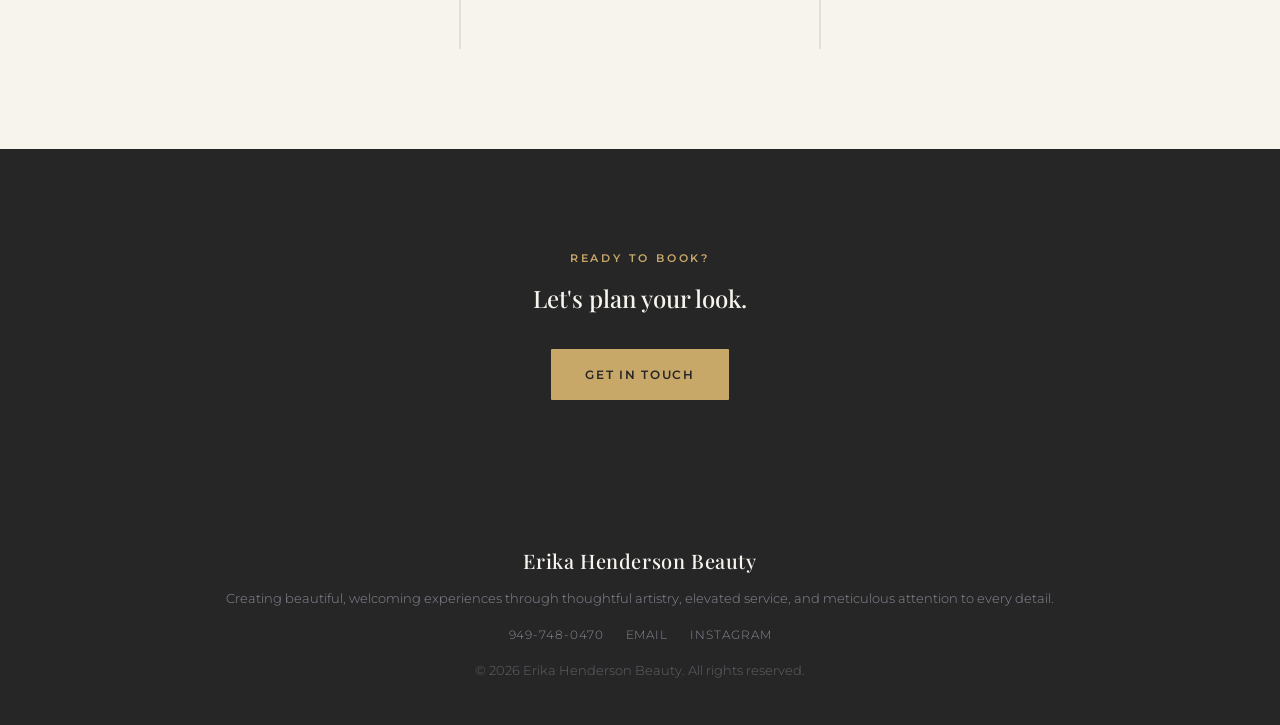
<file: services.html>
<!DOCTYPE html>
<html lang="en">
<head>
<meta charset="UTF-8">
<meta name="viewport" content="width=device-width, initial-scale=1.0">
<title>Services | Erika Henderson Beauty</title>
<link rel="preconnect" href="https://fonts.googleapis.com">
<link href="https://fonts.googleapis.com/css2?family=Playfair+Display:ital,wght@0,400;0,500;0,600;1,400&family=Montserrat:wght@300;400;500;600&display=swap" rel="stylesheet">
<link rel="stylesheet" href="style.css">
</head>
<body>

<nav>
  <div class="wrap">
    <a href="index.html" class="brand"><img src="images/logo.png" alt="Erika Henderson Beauty" class="logo-img"></a>
    <div class="navlinks" id="navlinks">
      <a href="index.html">Home</a>
      <a href="about.html">About</a>
      <a href="services.html" class="active">Services</a>
      <a href="portfolio.html">Portfolio</a>
      <a href="blog.html">Blog</a>
      <a href="contact.html">Contact</a>
    </div>
    <button class="navtoggle" id="navtoggle">&#9776;</button>
  </div>
</nav>

<section class="pagehero">
  <div class="glow"></div>
  <div class="wrap">
    <p class="eyebrow">Signature Services</p>
    <h1>Makeup, hairstyling &amp; spray tanning.</h1>
    <p>Every service is on-location and tailored to you, with pricing that's simple and transparent.</p>
  </div>
</section>

<section style="padding-bottom:0;">
  <div class="wrap">
    <img src="images/services-banner.svg" alt="Makeup and mobile tanning — on location, tailored to you" style="width:100%;display:block;border-radius:2px;margin-bottom:60px;">
  </div>
</section>

<section>
  <div class="wrap">
    <div class="sgrid">
      <div class="card">
        <div class="ic">01</div>
        <h3>Bridal Makeup</h3>
        <p>Timeless, photo-ready artistry for your wedding day, from trial to "I do." Includes consultation and touch-up kit.</p>
        <p style="margin-top:16px;color:var(--gold);font-weight:600;font-size:.85rem;">Starting at $350</p>
      </div>
      <div class="card">
        <div class="ic">02</div>
        <h3>Special Event Makeup</h3>
        <p>Makeup for galas, portraits, and milestone celebrations.</p>
        <p style="margin-top:16px;color:var(--gold);font-weight:600;font-size:.85rem;">$200 (plus travel fees applicable)</p>
      </div>
      <div class="card">
        <div class="ic">03</div>
        <h3>Airbrush Spray Tanning</h3>
        <p>A natural, custom glow &mdash; flawless and streak-free, on location.</p>
        <p style="margin-top:16px;color:var(--gold);font-weight:600;font-size:.85rem;">$105</p>
      </div>
      <div class="card">
        <div class="ic">04</div>
        <h3>Bridal Hair</h3>
        <p>Soft glam bridal hairstyling designed to complement your finished makeup look.</p>
        <p style="margin-top:16px;color:var(--gold);font-weight:600;font-size:.85rem;">Custom Quote</p>
      </div>
      <div class="card">
        <div class="ic">05</div>
        <h3>Bridal Party Packages</h3>
        <p>Group bookings for bridesmaids &amp; family &mdash; makeup, hair, and tanning bundled together.</p>
        <p style="margin-top:16px;color:var(--gold);font-weight:600;font-size:.85rem;">Custom Quote</p>
      </div>
      <div class="card">
        <div class="ic">06</div>
        <h3>Editorial &amp; Mobile Services</h3>
        <p>On-location artistry for photoshoots, editorial work, and events throughout the region.</p>
        <p style="margin-top:16px;color:var(--gold);font-weight:600;font-size:.85rem;">Custom Quote</p>
      </div>
    </div>
  </div>
</section>

<section style="background:var(--charcoal);color:var(--ivory);text-align:center;">
  <div class="wrap">
    <p class="eyebrow">Ready to Book?</p>
    <h2 style="color:var(--ivory);margin-top:10px;">Let's plan your look.</h2>
    <a href="contact.html" class="btn" style="margin-top:30px;">Get In Touch</a>
  </div>
</section>

<footer>
  <div class="wrap">
    <div class="brand serif">Erika Henderson Beauty</div>
    <div>Creating beautiful, welcoming experiences through thoughtful artistry, elevated service, and meticulous attention to every detail.</div>
    <div class="flinks">
      <a href="tel:9497480470">949-748-0470</a>
      <a href="mailto:Erika.HendersonBeauty@gmail.com">Email</a>
      <a href="https://instagram.com/Erika.HendersonBeauty" target="_blank">Instagram</a>
    </div>
    <div style="margin-top:14px;opacity:.6;">&copy; 2026 Erika Henderson Beauty. All rights reserved.</div>
  </div>
</footer>

<script>
  document.getElementById('navtoggle').addEventListener('click',function(){
    document.getElementById('navlinks').classList.toggle('open');
  });
</script>

</body>
</html>
</file>
<file: style.css>
:root{
  --ivory:#F7F4EE;
  --sand:#E7DFC7;
  --taupe:#888A96;
  --charcoal:#262626;
  --gold:#C8A868;
}
*{margin:0;padding:0;box-sizing:border-box;}
html{scroll-behavior:smooth;}
body{font-family:'Montserrat',sans-serif;color:var(--charcoal);background:var(--ivory);line-height:1.7;font-weight:300;}
h1,h2,h3,.serif{font-family:'Playfair Display',serif;font-weight:500;}
a{text-decoration:none;color:inherit;}
.eyebrow{letter-spacing:.25em;text-transform:uppercase;font-size:.7rem;color:var(--gold);font-weight:600;}
.wrap{max-width:1140px;margin:0 auto;padding:0 32px;}

/* NAV */
nav{position:sticky;top:0;z-index:50;background:rgba(247,244,238,.94);backdrop-filter:blur(6px);border-bottom:1px solid rgba(38,38,38,.08);}
nav .wrap{display:flex;justify-content:space-between;align-items:center;height:76px;}
.brand{font-family:'Playfair Display',serif;font-size:1.25rem;letter-spacing:.03em;}
.brand span{color:var(--gold);font-style:italic;}
.logo-img{height:52px;width:auto;display:block;}
.navlinks{display:flex;gap:36px;font-size:.78rem;letter-spacing:.12em;text-transform:uppercase;}
.navlinks a{position:relative;padding-bottom:4px;}
.navlinks a:after{content:'';position:absolute;left:0;bottom:0;width:0;height:1px;background:var(--gold);transition:width .3s;}
.navlinks a:hover:after,.navlinks a.active:after{width:100%;}
.navlinks a.active{color:var(--gold);}
.navtoggle{display:none;font-size:1.5rem;background:none;border:none;cursor:pointer;color:var(--charcoal);}

/* PAGE HERO (subpages) */
.pagehero{
  background:var(--charcoal);color:var(--ivory);
  padding:100px 0 70px;position:relative;overflow:hidden;
}
.pagehero .glow{position:absolute;width:700px;height:700px;background:radial-gradient(circle,rgba(200,168,104,.3) 0%,rgba(200,168,104,0) 70%);top:-260px;right:-240px;pointer-events:none;}
.pagehero .wrap{position:relative;z-index:2;}
.pagehero h1{font-size:clamp(2.2rem,4.6vw,3.4rem);}
.pagehero p{color:var(--sand);margin-top:14px;max-width:520px;}

/* HOME HERO */
.hero{position:relative;overflow:hidden;min-height:88vh;display:flex;align-items:center;background:var(--charcoal);}
.hero .glow{position:absolute;width:900px;height:900px;background:radial-gradient(circle,rgba(200,168,104,.35) 0%,rgba(200,168,104,0) 70%);top:-260px;right:-280px;pointer-events:none;}
.hero .wrap{display:grid;grid-template-columns:1.1fr .9fr;gap:60px;align-items:center;position:relative;z-index:2;}
.hero h1{font-size:clamp(2.5rem,5.2vw,4.1rem);color:var(--ivory);line-height:1.08;}
.hero h1 em{font-style:italic;color:var(--gold);}
.hero p{margin-top:22px;max-width:440px;color:var(--sand);font-size:1.02rem;}
.hero-portrait{position:relative;}
.hero-portrait img{width:100%;border-radius:2px;box-shadow:0 40px 80px -20px rgba(0,0,0,.6);position:relative;z-index:2;}
.hero-portrait:before{content:'';position:absolute;inset:18px -18px -18px 18px;border:1px solid var(--gold);z-index:1;}
.since{position:absolute;bottom:-22px;left:-22px;z-index:3;background:var(--gold);color:var(--charcoal);padding:18px 22px;text-align:center;font-family:'Playfair Display',serif;}
.since .yr{font-size:1.8rem;line-height:1;}
.since .lbl{font-size:.6rem;letter-spacing:.14em;text-transform:uppercase;margin-top:4px;font-family:'Montserrat',sans-serif;}

.btn{display:inline-block;background:var(--gold);color:var(--charcoal);padding:15px 34px;font-size:.78rem;letter-spacing:.14em;text-transform:uppercase;font-weight:600;border-radius:1px;transition:background .25s;}
.btn:hover{background:var(--ivory);}
.btn.dark{background:var(--charcoal);color:var(--ivory);}
.btn.dark:hover{background:var(--gold);color:var(--charcoal);}
.btn.outline{background:transparent;color:var(--ivory);border:1px solid var(--gold);}
.btn.outline:hover{background:var(--gold);color:var(--charcoal);}

section{padding:100px 0;}
.section-head{max-width:600px;margin-bottom:56px;}
.section-head h2{font-size:clamp(2rem,3.6vw,2.8rem);margin-top:10px;}
.section-head p{color:var(--taupe);margin-top:16px;}
.center{text-align:center;margin-left:auto;margin-right:auto;}

/* ABOUT */
.about-grid{display:grid;grid-template-columns:1fr 1fr;gap:70px;align-items:start;}
.about-grid p{color:#3d3d3d;margin-bottom:16px;}
.divider{width:56px;height:2px;background:var(--gold);margin:22px 0;}
.pillrow{display:flex;gap:12px;flex-wrap:wrap;margin-top:30px;}
.pillrow span{background:var(--ivory);border:1px solid rgba(38,38,38,.1);padding:9px 18px;font-size:.72rem;letter-spacing:.08em;text-transform:uppercase;border-radius:20px;}
.timeline{border-left:2px solid var(--gold);padding-left:26px;}
.timeline .item{margin-bottom:34px;position:relative;}
.timeline .item:before{content:'';position:absolute;left:-32px;top:6px;width:10px;height:10px;border-radius:50%;background:var(--gold);}
.timeline .yr{font-size:.72rem;letter-spacing:.1em;text-transform:uppercase;color:var(--gold);font-weight:600;}
.timeline h3{margin-top:6px;font-size:1.2rem;}
.timeline p{color:var(--taupe);font-size:.88rem;margin-top:4px;}

/* SERVICES */
.sgrid{display:grid;grid-template-columns:repeat(3,1fr);gap:2px;background:rgba(38,38,38,.1);}
.sgrid .card{background:var(--ivory);padding:44px 34px;transition:background .3s;}
.sgrid .card:hover{background:var(--charcoal);color:var(--ivory);}
.sgrid .card:hover p{color:var(--sand);}
.sgrid .card .ic{font-family:'Playfair Display',serif;font-style:italic;font-size:2.2rem;color:var(--gold);margin-bottom:18px;}
.sgrid .card h3{font-size:1.25rem;margin-bottom:10px;}
.sgrid .card p{color:var(--taupe);font-size:.88rem;}

/* BLOG */
.bloggrid{display:grid;grid-template-columns:repeat(3,1fr);gap:30px;}
.blogcard{background:var(--sand);border-radius:2px;overflow:hidden;}
.blogcard .imgph{height:200px;background:linear-gradient(135deg,var(--taupe),var(--charcoal));display:flex;align-items:center;justify-content:center;color:var(--ivory);font-family:'Playfair Display',serif;font-style:italic;font-size:.9rem;letter-spacing:.05em;}
.blogcard .body{padding:26px 24px;}
.blogcard .tag{font-size:.65rem;letter-spacing:.12em;text-transform:uppercase;color:var(--gold);font-weight:600;}
.blogcard h3{font-size:1.15rem;margin:10px 0 8px;}
.blogcard p{color:var(--taupe);font-size:.85rem;}

/* CONTACT */
.contact-grid{display:grid;grid-template-columns:1fr 1fr;gap:70px;}
.contact-list{margin-top:30px;}
.contact-list a, .contact-list div{display:block;padding:16px 0;border-top:1px solid rgba(38,38,38,.12);font-size:.95rem;}
.contact-list .label{font-size:.68rem;letter-spacing:.14em;text-transform:uppercase;color:var(--gold);margin-bottom:4px;}
.contact-form input,.contact-form textarea{width:100%;background:var(--sand);border:1px solid rgba(38,38,38,.15);padding:15px 16px;margin-bottom:16px;font-family:'Montserrat',sans-serif;font-size:.9rem;border-radius:1px;}
.contact-form textarea{min-height:120px;resize:vertical;}

/* PHOTO PLACEHOLDERS */
.photo-placeholder{
  background:linear-gradient(135deg,var(--sand),var(--taupe));
  border:2px dashed var(--gold);
  display:flex;flex-direction:column;align-items:center;justify-content:center;
  color:var(--charcoal);text-align:center;border-radius:2px;
}
.photo-placeholder .icon{font-size:1.8rem;color:var(--gold);margin-bottom:8px;font-family:'Playfair Display',serif;font-style:italic;}
.photo-placeholder .label{font-size:.65rem;letter-spacing:.1em;text-transform:uppercase;color:var(--charcoal);opacity:.6;padding:0 10px;}

.headshot-placeholder{width:220px;aspect-ratio:1/1;margin-bottom:30px;}

.services-photo-placeholder{width:100%;height:340px;margin-bottom:60px;}

.portfoliogrid{display:grid;grid-template-columns:repeat(4,1fr);gap:16px;}
.portfoliogrid .photo-placeholder{aspect-ratio:1/1;}

@media(max-width:860px){
  .portfoliogrid{grid-template-columns:repeat(2,1fr);}
}

footer{background:var(--charcoal);color:var(--taupe);padding:44px 0;text-align:center;font-size:.8rem;}
footer .brand{color:var(--ivory);margin-bottom:10px;}
footer .flinks{margin-top:16px;display:flex;justify-content:center;gap:22px;font-size:.72rem;letter-spacing:.08em;text-transform:uppercase;}

@media(max-width:860px){
  .navlinks{position:fixed;top:76px;left:0;right:0;background:var(--ivory);flex-direction:column;padding:24px 32px;gap:20px;display:none;border-bottom:1px solid rgba(38,38,38,.1);}
  .navlinks.open{display:flex;}
  .navtoggle{display:block;}
  .hero .wrap{grid-template-columns:1fr;}
  .hero-portrait{max-width:340px;margin:0 auto;}
  .about-grid,.contact-grid{grid-template-columns:1fr;gap:40px;}
  .sgrid{grid-template-columns:1fr;}
  .bloggrid{grid-template-columns:1fr;}
}
</file>
